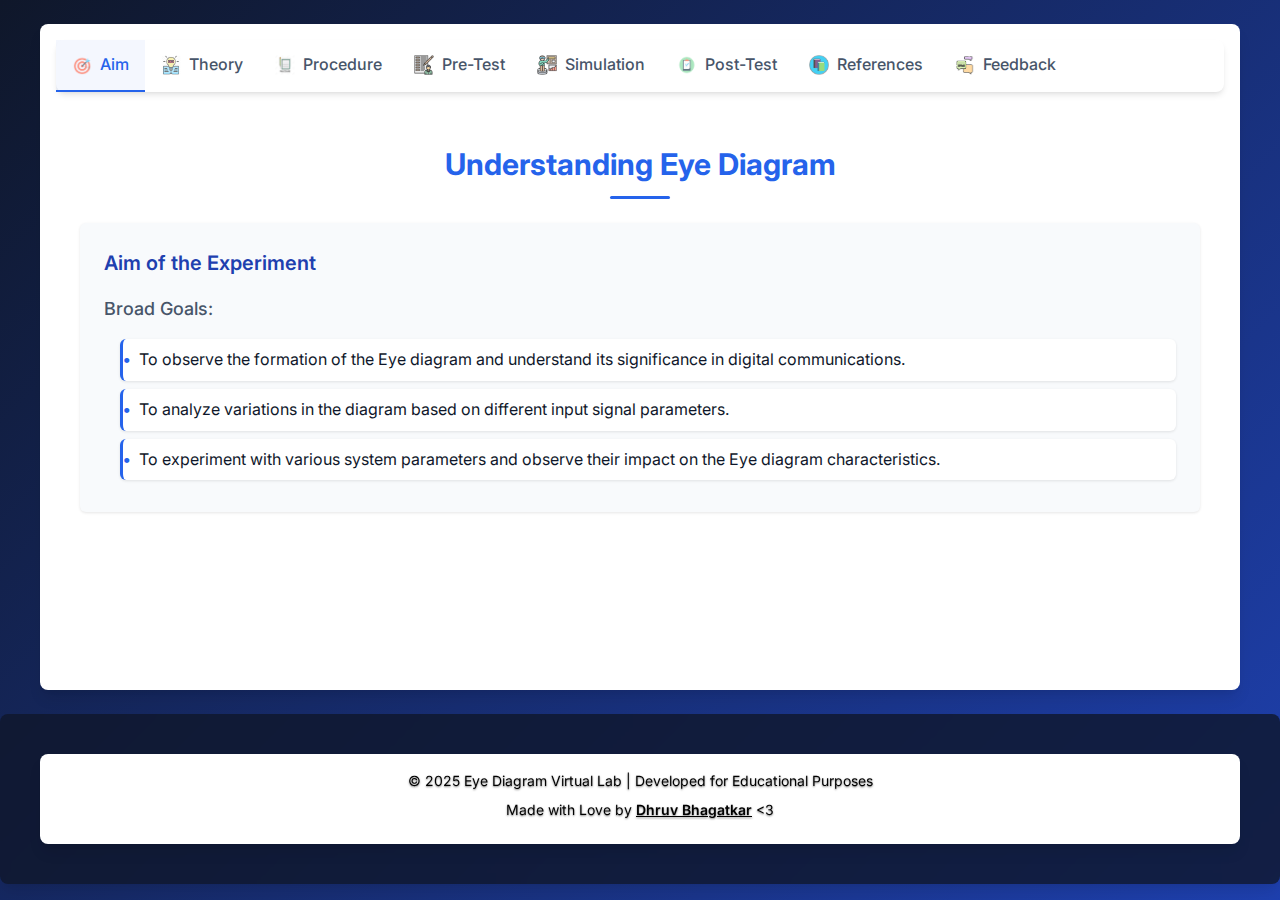
<file: index.html>
<!DOCTYPE html>
<html lang="en">
<head>
    <meta charset="utf-8">
    <meta name="viewport" content="width=device-width, initial-scale=1, shrink-to-fit=no">
    <title>Eye Diagram Virtual Lab - Aim</title>
    <link rel="stylesheet" type="text/css" href="unified.css">
    <link rel="preconnect" href="https://fonts.googleapis.com">
    <link rel="preconnect" href="https://fonts.gstatic.com" crossorigin>
    <link href="https://fonts.googleapis.com/css2?family=Inter:wght@300;400;500;600;700&display=swap" rel="stylesheet">
</head>
<body>
    <div class="container">
        <nav id="nav-placeholder">
            <ul>
                <li><a href="index.html" class="active"><img src="./images/aim.png" alt="Aim" /><span>Aim</span></a></li>
                <li><a href="theory_page/theory.html"><img src="images/theory.png" alt="Theory" /><span>Theory</span></a></li>
                <li><a href="procedure/procedure.html"><img src="images/Procedure.png" alt="Procedure" /><span>Procedure</span></a></li>
                <li><a href="quiz/index.html"><img src="images/pre-test.png" alt="Pre-Test" /><span>Pre-Test</span></a></li>
                <li><a href="#" onclick="alert('Complete Pre Test to perform Simulation')"><img src="images/simulation.png" alt="Simulation" /><span>Simulation</span></a></li>
                <li><a href="#" onclick="alert('Complete Simulation to access Post Test')"><img src="images/post-test.png" alt="Post-Test" /><span>Post-Test</span></a></li>
                <li><a href="references.html"><img src="images/references.png" alt="References" /><span>References</span></a></li>
                <li><a href="feedback.html"><img src="images/feedback.png" alt="Feedback" /><span>Feedback</span></a></li>
            </ul>
        </nav>

        <main id="whole_body">
            <h1 class="page-title">Understanding Eye Diagram</h1>
            
            <section class="content-section">
                <h3>Aim of the Experiment</h3>
                <h4>Broad Goals:</h4>
                <ul class="goal-list">
                    <li>To observe the formation of the Eye diagram and understand its significance in digital communications.</li>
                    <li>To analyze variations in the diagram based on different input signal parameters.</li>
                    <li>To experiment with various system parameters and observe their impact on the Eye diagram characteristics.</li>
                </ul>
            </section>
        </main>
    </div>

    <footer class="site-footer">
        <div class="container">
            <p>© 2025 Eye Diagram Virtual Lab | Developed for Educational Purposes</p>
            <p>Made with Love by <a href="https://in.linkedin.com/in/dhruv-bhagatkar-1b267995" target="_blank">Dhruv Bhagatkar</a> &lt;3</p>
        </div>
    </footer>
</body>
</html>
</file>
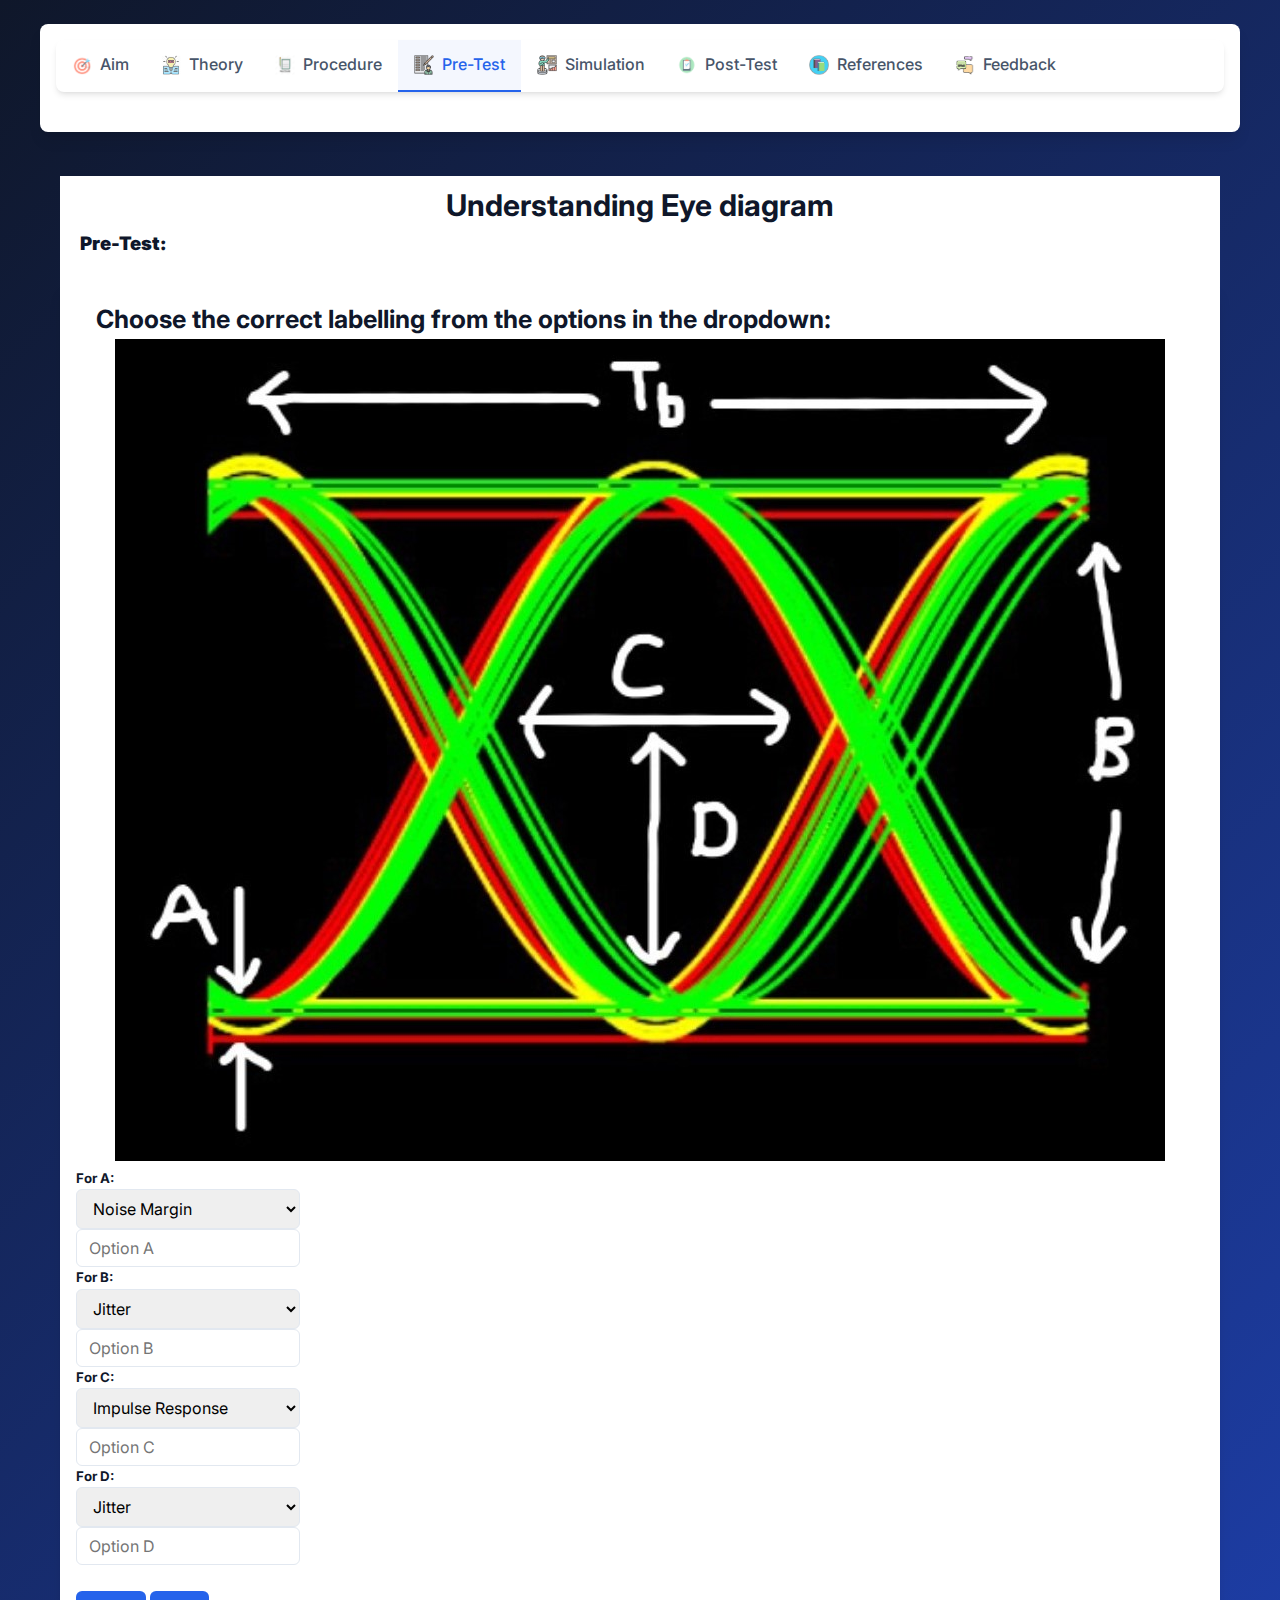
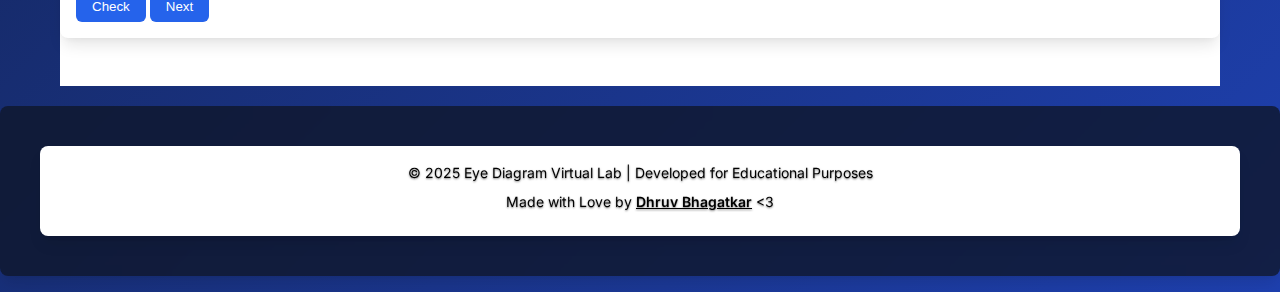
<file: quiz/index.html>
<!DOCTYPE html>
<html>

<head>
	<meta charset="utf-8">
	<meta name="viewport" content="width=device-width, initial-scale=1, shrink-to-fit=no">
	<title>Eye Diagram Virtual Lab - Pre-Test</title>
	<link rel="stylesheet" type="text/css" href="../unified.css">
	<link rel="preconnect" href="https://fonts.googleapis.com">
	<link rel="preconnect" href="https://fonts.gstatic.com" crossorigin>
	<link href="https://fonts.googleapis.com/css2?family=Inter:wght@300;400;500;600;700&display=swap" rel="stylesheet">
</head>

<body>
    <div class="container">
        <nav id="nav-placeholder">
            <ul>
                <li><a href="../index.html"><img src="../images/aim.png" alt="Aim" /><span>Aim</span></a></li>
                <li><a href="../theory_page/theory.html"><img src="../images/theory.png" alt="Theory" /><span>Theory</span></a></li>
                <li><a href="../procedure/procedure.html"><img src="../images/Procedure.png" alt="Procedure" /><span>Procedure</span></a></li>
                <li><a href="../quiz/index.html" class="active"><img src="../images/pre-test.png" alt="Pre-Test" /><span>Pre-Test</span></a></li>
                <li><a href="#" onclick="alert('Complete Pre Test to perform Simulation')"><img src="../images/simulation.png" alt="Simulation" /><span>Simulation</span></a></li>
                <li><a href="#" onclick="alert('Complete Simulation to access Post Test')"><img src="../images/post-test.png" alt="Post-Test" /><span>Post-Test</span></a></li>
                <li><a href="../references.html"><img src="../images/references.png" alt="References" /><span>References</span></a></li>
                <li><a href="../feedback.html"><img src="../images/feedback.png" alt="Feedback" /><span>Feedback</span></a></li>
            </ul>
        </nav>
    </div>
    
	<div id="whole_body" style=" background-color:white;position:relative; margin-left:auto; margin-right:auto; margin-top:20px;height:100%; width:1160px;margin-bottom: 20px;padding-bottom:1.5rem;">
		<div  style="font-size:30px; text-align:center;padding-top: 5px">
    		<b> Understanding Eye diagram </b>
    	</div>
	    <h3 style="display: block; margin-left: 20px;"><b>Pre-Test:</b></h3>
		    <div class="container" id="initial">
            <div class="row">
                <div class="col-12">
                    <h3 style="display: block; margin-left: 20px; font-size:25px;">Choose the correct labelling from the options in
                        the
                        dropdown:</h3>
                    <center><img src="images/pre_test_img.jpg" class="img
                            img-responsive img-diagram" />
                    </center>        
                </div>
            </div>
            <div class="row">
                <div class="col-12 col-md-3">
                    <h5>For A:</h5>
                    <div class="dropdown">
                        <select id="menu_A" class="form-control" style="width:14rem;"
                            onchange="valueChangeA()">
                            <option value="Noise Margin">Noise Margin</option>
                            <option value="Eye Width">Eye Width</option>
                            <option value="Jitter">Jitter</option>
                            <option value="Distortion">Distortion</option>
                        </select>
                    </div>
                    <div class="mt-2">
                        <input type="text" placeholder="Option A" id="A" style="width:14rem;">
                    </div>
                </div>
                <div class="col-12 col-md-3">
                    <h5>For B:</h5>
                    <div class="dropdown">
                        <select id="menu_B" class="form-control" style="width:14rem;"
                            onchange="valueChangeB()">
                            <option value="Jitter">Jitter</option>
                            <option value="Eye Width">Eye Width</option>
                            <option value="Extension Beyond Tb">Extension Beyond
                                Tb</option>
                            <option value="Noise Margin">Noise Margin</option>
                        </select>
                    </div>
                    <div class="mt-2">
                        <input type="text" placeholder="Option B" id="B" style="width:14rem;">
                    </div>
                </div>
                <div class="col-12 col-md-3">
                    <h5>For C:</h5>
                    <div class="dropdown">
                        <select id="menu_C" class="form-control" style="width:14rem;"
                            onchange="valueChangeC()">
                            <option value="Impulse Response">Impulse Response</option>
                            <option value="Eye Width">Eye Width</option>
                            <option value="Jitter">Jitter</option>
                            <option value="Extension Beyond Tb">Extension Beyond
                                Tb</option>
                        </select>
                    </div>
                    <div class="mt-2">
                        <input type="text" placeholder="Option C" id="C" style="width:14rem;">
                    </div>
                </div>
                <div class="col-12 col-md-3">
                    <h5>For D:</h5>
                    <div class="dropdown">
                        <select id="menu_D" class="form-control" style="width:14rem;"
                            onchange="valueChangeD()">
                            <option value="Jitter">Jitter</option>
                            <option value="Noise Margin">Noise Margin</option>
                            <option value="Impulse Response">Impulse Response</option>
                            <option value="Distortion">Distortion</option>
                        </select>
                    </div>
                    <div class="mt-2">
                        <input type="text" placeholder="Option D" id="D" style="width:14rem;">
                    </div>
                </div>
            </div>
            <br>
            <div class="row m-2">
                <div class="col-12 text-center">
                    <button type="button" class="btn btn-primary" 
                        onclick="checkAnswer()">Check
                    </button>
                    <button class="btn btn-primary" id="start-quiz" onclick="loadquiz()" >Next</button>
                </div>

            </div>
        </div>
		<div id="quiz body" style="position: relative;top: 20px;left: 20px;display: none; ">	
            <h3>Solve these questions</h3>
            <div id="quiz"></div>
            <div id="results"></div>
            <button id="submit" class="btn btn-primary">Check answers</button>
            <button id="secondbutton" class="btn btn-danger" style="display: none;">View Answers</button>
            <button type="submit" class="btn btn-warning mt-1" id="selectedAns" style="display: none; position: relative;">Download</button>
            <a class="btn btn-success mt-1" id="simulateButton" href="../simulator/simulation.html" role="button" style="display: none; position: relative;">Perform Simulation</a>
		</div>
	</div>

	<footer class="site-footer">
		<div class="container">
			<p>© 2025 Eye Diagram Virtual Lab | Developed for Educational Purposes</p>
			<p>Made with Love by <a href="https://in.linkedin.com/in/dhruv-bhagatkar-1b267995" target="_blank">Dhruv Bhagatkar</a> &lt;3</p>
		</div>
	</footer>

	<script src="main.js"></script>
	<script src="https://ajax.googleapis.com/ajax/libs/jquery/3.5.1/jquery.min.js"></script>
	</body>
</html>
</file>
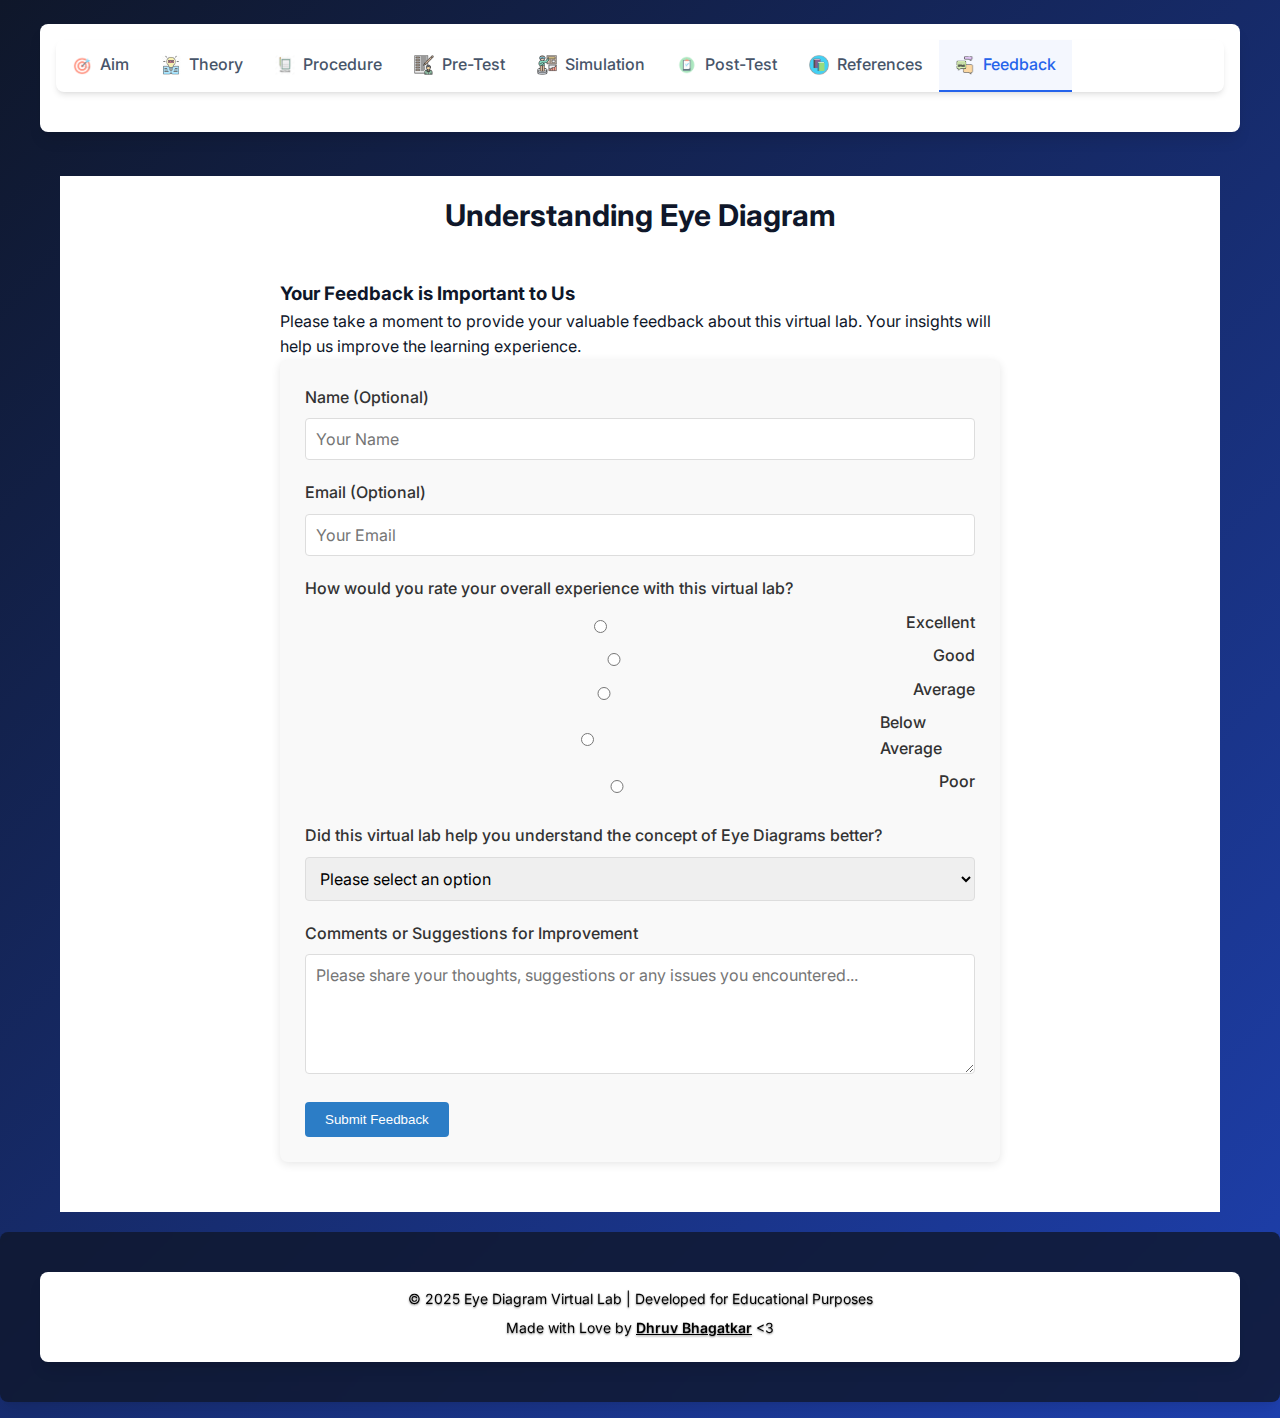
<file: feedback.html>
<!DOCTYPE html>
<html>
<head>
	<meta charset="utf-8">
    <meta name="viewport" content="width=device-width, initial-scale=1, shrink-to-fit=no">
    <title>Eye Diagram Virtual Lab - Feedback</title>
    <link rel="stylesheet" type="text/css" href="unified.css">
    <link rel="preconnect" href="https://fonts.googleapis.com">
    <link rel="preconnect" href="https://fonts.gstatic.com" crossorigin>
    <link href="https://fonts.googleapis.com/css2?family=Inter:wght@300;400;500;600;700&display=swap" rel="stylesheet">
    <style>
        .feedback-container {
            padding: 20px 40px;
            max-width: 800px;
            margin: 0 auto;
        }
        .feedback-form {
            background-color: #f9f9f9;
            padding: 25px;
            border-radius: 8px;
            box-shadow: 0 2px 10px rgba(0,0,0,0.1);
        }
        .form-group {
            margin-bottom: 20px;
        }
        .form-group label {
            display: block;
            margin-bottom: 8px;
            font-weight: 500;
            color: #333;
        }
        .form-control {
            width: 100%;
            padding: 10px;
            border: 1px solid #ddd;
            border-radius: 4px;
            font-family: 'Inter', sans-serif;
        }
        textarea.form-control {
            min-height: 120px;
            resize: vertical;
        }
        .form-rating {
            display: flex;
            flex-direction: row;
            align-items: center;
        }
        .form-rating input {
            margin-right: 10px;
        }
        .btn-submit {
            background-color: #2c7dc6;
            color: white;
            border: none;
            padding: 10px 20px;
            border-radius: 4px;
            cursor: pointer;
            font-weight: 500;
            transition: background-color 0.3s;
        }
        .btn-submit:hover {
            background-color: #1a5a94;
        }
    </style>
</head>
<body>
    <div class="container">
        <nav id="nav-placeholder">
            <ul>
                <li><a href="index.html"><img src="./images/aim.png" alt="Aim" /><span>Aim</span></a></li>
                <li><a href="theory_page/theory.html"><img src="images/theory.png" alt="Theory" /><span>Theory</span></a></li>
                <li><a href="procedure/procedure.html"><img src="images/Procedure.png" alt="Procedure" /><span>Procedure</span></a></li>
                <li><a href="quiz/index.html"><img src="images/pre-test.png" alt="Pre-Test" /><span>Pre-Test</span></a></li>
                <li><a href="#" onclick="alert('Complete Pre Test to perform Simulation')"><img src="images/simulation.png" alt="Simulation" /><span>Simulation</span></a></li>
                <li><a href="#" onclick="alert('Complete Simulation to access Post Test')"><img src="images/post-test.png" alt="Post-Test" /><span>Post-Test</span></a></li>
                <li><a href="references.html"><img src="images/references.png" alt="References" /><span>References</span></a></li>
                <li><a href="feedback.html" class="active"><img src="images/feedback.png" alt="Feedback" /><span>Feedback</span></a></li>
            </ul>
        </nav>
    </div>

    <div id="whole_body" style="background-color:white; position:relative; margin-left:auto; margin-right:auto; margin-top:20px; width:1160px; margin-bottom:20px; min-height:600px; padding-bottom:30px;">
        <div style="font-size:30px; text-align:center; padding-top:15px; margin-bottom:20px;">
            <b>Understanding Eye Diagram</b>
        </div>
        
        <div class="feedback-container">
            <h3>Your Feedback is Important to Us</h3>
            <p>Please take a moment to provide your valuable feedback about this virtual lab. Your insights will help us improve the learning experience.</p>
            
            <div class="feedback-form">
                <form id="userFeedbackForm">
                    <div class="form-group">
                        <label for="name">Name (Optional)</label>
                        <input type="text" class="form-control" id="name" placeholder="Your Name">
                    </div>
                    
                    <div class="form-group">
                        <label for="email">Email (Optional)</label>
                        <input type="email" class="form-control" id="email" placeholder="Your Email">
                    </div>
                    
                    <div class="form-group">
                        <label>How would you rate your overall experience with this virtual lab?</label>
                        <div class="form-rating">
                            <input type="radio" id="rating5" name="rating" value="5"><label for="rating5">Excellent</label>
                        </div>
                        <div class="form-rating">
                            <input type="radio" id="rating4" name="rating" value="4"><label for="rating4">Good</label>
                        </div>
                        <div class="form-rating">
                            <input type="radio" id="rating3" name="rating" value="3"><label for="rating3">Average</label>
                        </div>
                        <div class="form-rating">
                            <input type="radio" id="rating2" name="rating" value="2"><label for="rating2">Below Average</label>
                        </div>
                        <div class="form-rating">
                            <input type="radio" id="rating1" name="rating" value="1"><label for="rating1">Poor</label>
                        </div>
                    </div>
                    
                    <div class="form-group">
                        <label for="understanding">Did this virtual lab help you understand the concept of Eye Diagrams better?</label>
                        <select class="form-control" id="understanding">
                            <option value="">Please select an option</option>
                            <option value="yes">Yes, definitely</option>
                            <option value="somewhat">Somewhat</option>
                            <option value="no">Not really</option>
                        </select>
                    </div>
                    
                    <div class="form-group">
                        <label for="comments">Comments or Suggestions for Improvement</label>
                        <textarea class="form-control" id="comments" placeholder="Please share your thoughts, suggestions or any issues you encountered..."></textarea>
                    </div>
                    
                    <button type="submit" class="btn-submit">Submit Feedback</button>
                </form>
            </div>
        </div>
    </div>

    <footer class="site-footer">
        <div class="container">
            <p>© 2025 Eye Diagram Virtual Lab | Developed for Educational Purposes</p>
            <p>Made with Love by <a href="https://in.linkedin.com/in/dhruv-bhagatkar-1b267995" target="_blank">Dhruv Bhagatkar</a> &lt;3</p>
        </div>
    </footer>

    <script>
        document.getElementById('userFeedbackForm').addEventListener('submit', function(e) {
            e.preventDefault();
            alert('Thank you for your feedback! Your input helps us improve the learning experience.');
            this.reset();
        });
    </script>
</body>
</html>
</file>
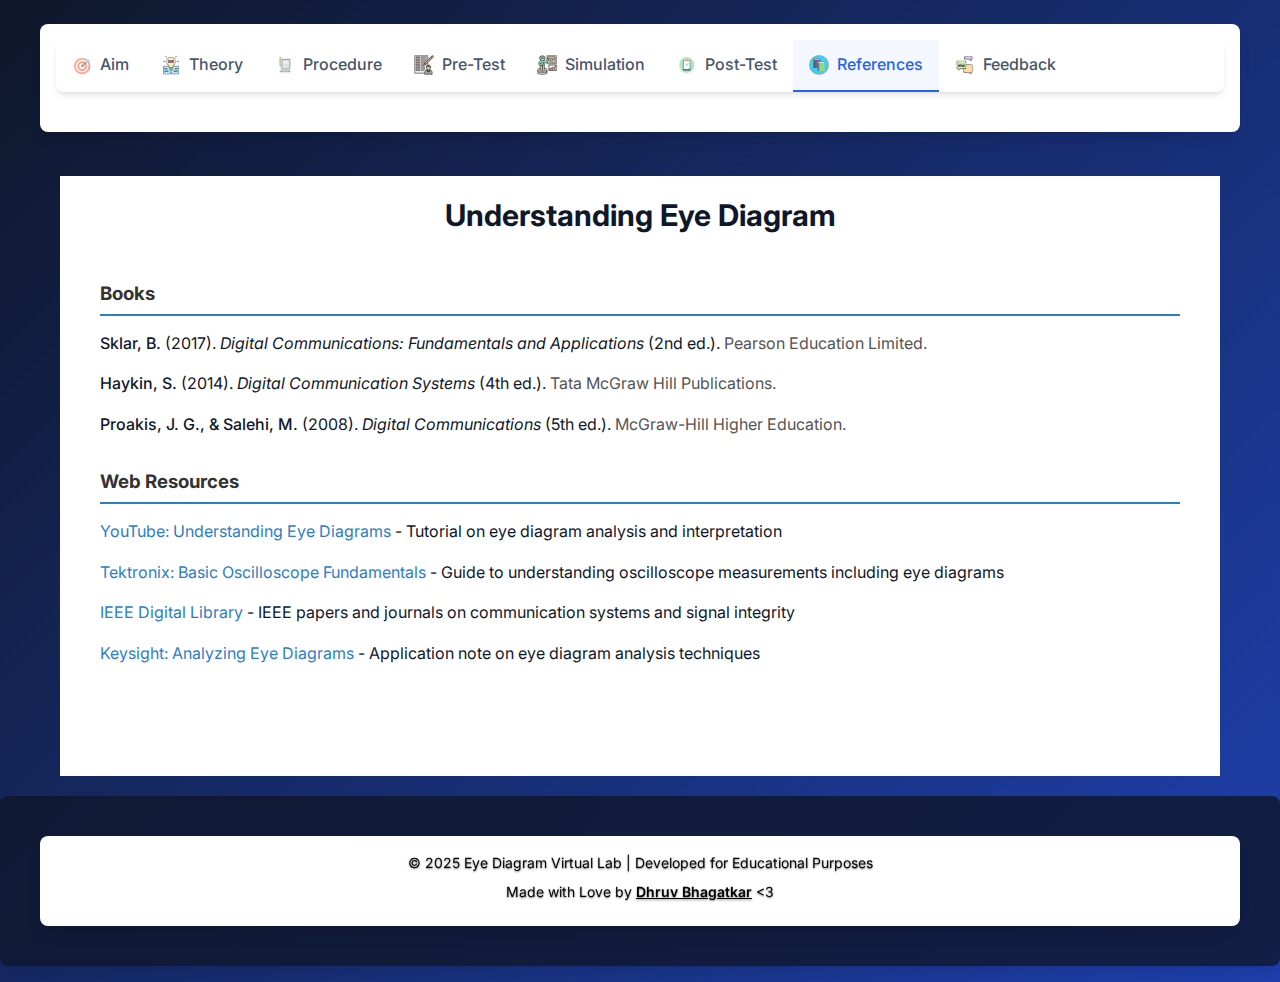
<file: references.html>
<!DOCTYPE html>
<html>
<head>
	<meta charset="utf-8">
    <meta name="viewport" content="width=device-width, initial-scale=1, shrink-to-fit=no">
    <title>Eye Diagram Virtual Lab - References</title>
    <link rel="stylesheet" type="text/css" href="unified.css">
    <link rel="preconnect" href="https://fonts.googleapis.com">
    <link rel="preconnect" href="https://fonts.gstatic.com" crossorigin>
    <link href="https://fonts.googleapis.com/css2?family=Inter:wght@300;400;500;600;700&display=swap" rel="stylesheet">
    <style>
        .references-container {
            padding: 20px 40px;
        }
        .references-section {
            margin-bottom: 30px;
        }
        .references-section h3 {
            color: #333;
            border-bottom: 2px solid #2c7dc6;
            padding-bottom: 5px;
            margin-bottom: 15px;
        }
        .reference-item {
            margin-bottom: 15px;
            line-height: 1.6;
        }
        .reference-link {
            color: #2c7dc6;
            text-decoration: none;
            transition: color 0.3s;
        }
        .reference-link:hover {
            color: #1a5a94;
            text-decoration: underline;
        }
        .reference-author {
            font-weight: 500;
        }
        .reference-title {
            font-style: italic;
        }
        .reference-publisher {
            color: #555;
        }
    </style>
</head>
<body>
    <div class="container">
        <nav id="nav-placeholder">
            <ul>
                <li><a href="index.html"><img src="./images/aim.png" alt="Aim" /><span>Aim</span></a></li>
                <li><a href="theory_page/theory.html"><img src="images/theory.png" alt="Theory" /><span>Theory</span></a></li>
                <li><a href="procedure/procedure.html"><img src="images/Procedure.png" alt="Procedure" /><span>Procedure</span></a></li>
                <li><a href="quiz/index.html"><img src="images/pre-test.png" alt="Pre-Test" /><span>Pre-Test</span></a></li>
                <li><a href="#" onclick="alert('Complete Pre Test to perform Simulation')"><img src="images/simulation.png" alt="Simulation" /><span>Simulation</span></a></li>
                <li><a href="#" onclick="alert('Complete Simulation to access Post Test')"><img src="images/post-test.png" alt="Post-Test" /><span>Post-Test</span></a></li>
                <li><a href="references.html" class="active"><img src="images/references.png" alt="References" /><span>References</span></a></li>
                <li><a href="feedback.html"><img src="images/feedback.png" alt="Feedback" /><span>Feedback</span></a></li>
            </ul>
        </nav>
    </div>

    <div id="whole_body" style="background-color:white; position:relative; margin-left:auto; margin-right:auto; margin-top:20px; width:1160px; margin-bottom:20px; min-height:600px; padding-bottom:30px;">
        <div style="font-size:30px; text-align:center; padding-top:15px; margin-bottom:20px;">
            <b>Understanding Eye Diagram</b>
        </div>
        
        <div class="references-container">
            <div class="references-section">
                <h3>Books</h3>
                <div class="reference-item">
                    <p><span class="reference-author">Sklar, B.</span> (2017). <span class="reference-title">Digital Communications: Fundamentals and Applications</span> (2nd ed.). <span class="reference-publisher">Pearson Education Limited.</span></p>
                </div>
                <div class="reference-item">
                    <p><span class="reference-author">Haykin, S.</span> (2014). <span class="reference-title">Digital Communication Systems</span> (4th ed.). <span class="reference-publisher">Tata McGraw Hill Publications.</span></p>
                </div>
                <div class="reference-item">
                    <p><span class="reference-author">Proakis, J. G., & Salehi, M.</span> (2008). <span class="reference-title">Digital Communications</span> (5th ed.). <span class="reference-publisher">McGraw-Hill Higher Education.</span></p>
                </div>
            </div>
            
            <div class="references-section">
                <h3>Web Resources</h3>
                <div class="reference-item">
                    <p><a href="https://youtu.be/WAwuzsIUrN4" target="_blank" class="reference-link">YouTube: Understanding Eye Diagrams</a> - Tutorial on eye diagram analysis and interpretation</p>
                </div>
                <div class="reference-item">
                    <p><a href="https://www.tek.com/en/documents/primer/basic-oscilloscope-fundamentals" target="_blank" class="reference-link">Tektronix: Basic Oscilloscope Fundamentals</a> - Guide to understanding oscilloscope measurements including eye diagrams</p>
                </div>
                <div class="reference-item">
                    <p><a href="https://www.ieee.org" target="_blank" class="reference-link">IEEE Digital Library</a> - IEEE papers and journals on communication systems and signal integrity</p>
                </div>
                <div class="reference-item">
                    <p><a href="https://www.keysight.com/us/en/assets/7018-01358/application-notes/5989-2589.pdf" target="_blank" class="reference-link">Keysight: Analyzing Eye Diagrams</a> - Application note on eye diagram analysis techniques</p>
                </div>
            </div>
        </div>
    </div>

    <footer class="site-footer">
        <div class="container">
            <p>© 2025 Eye Diagram Virtual Lab | Developed for Educational Purposes</p>
            <p>Made with Love by <a href="https://in.linkedin.com/in/dhruv-bhagatkar-1b267995" target="_blank">Dhruv Bhagatkar</a> &lt;3</p>
        </div>
    </footer>
</body>
</html>
</file>
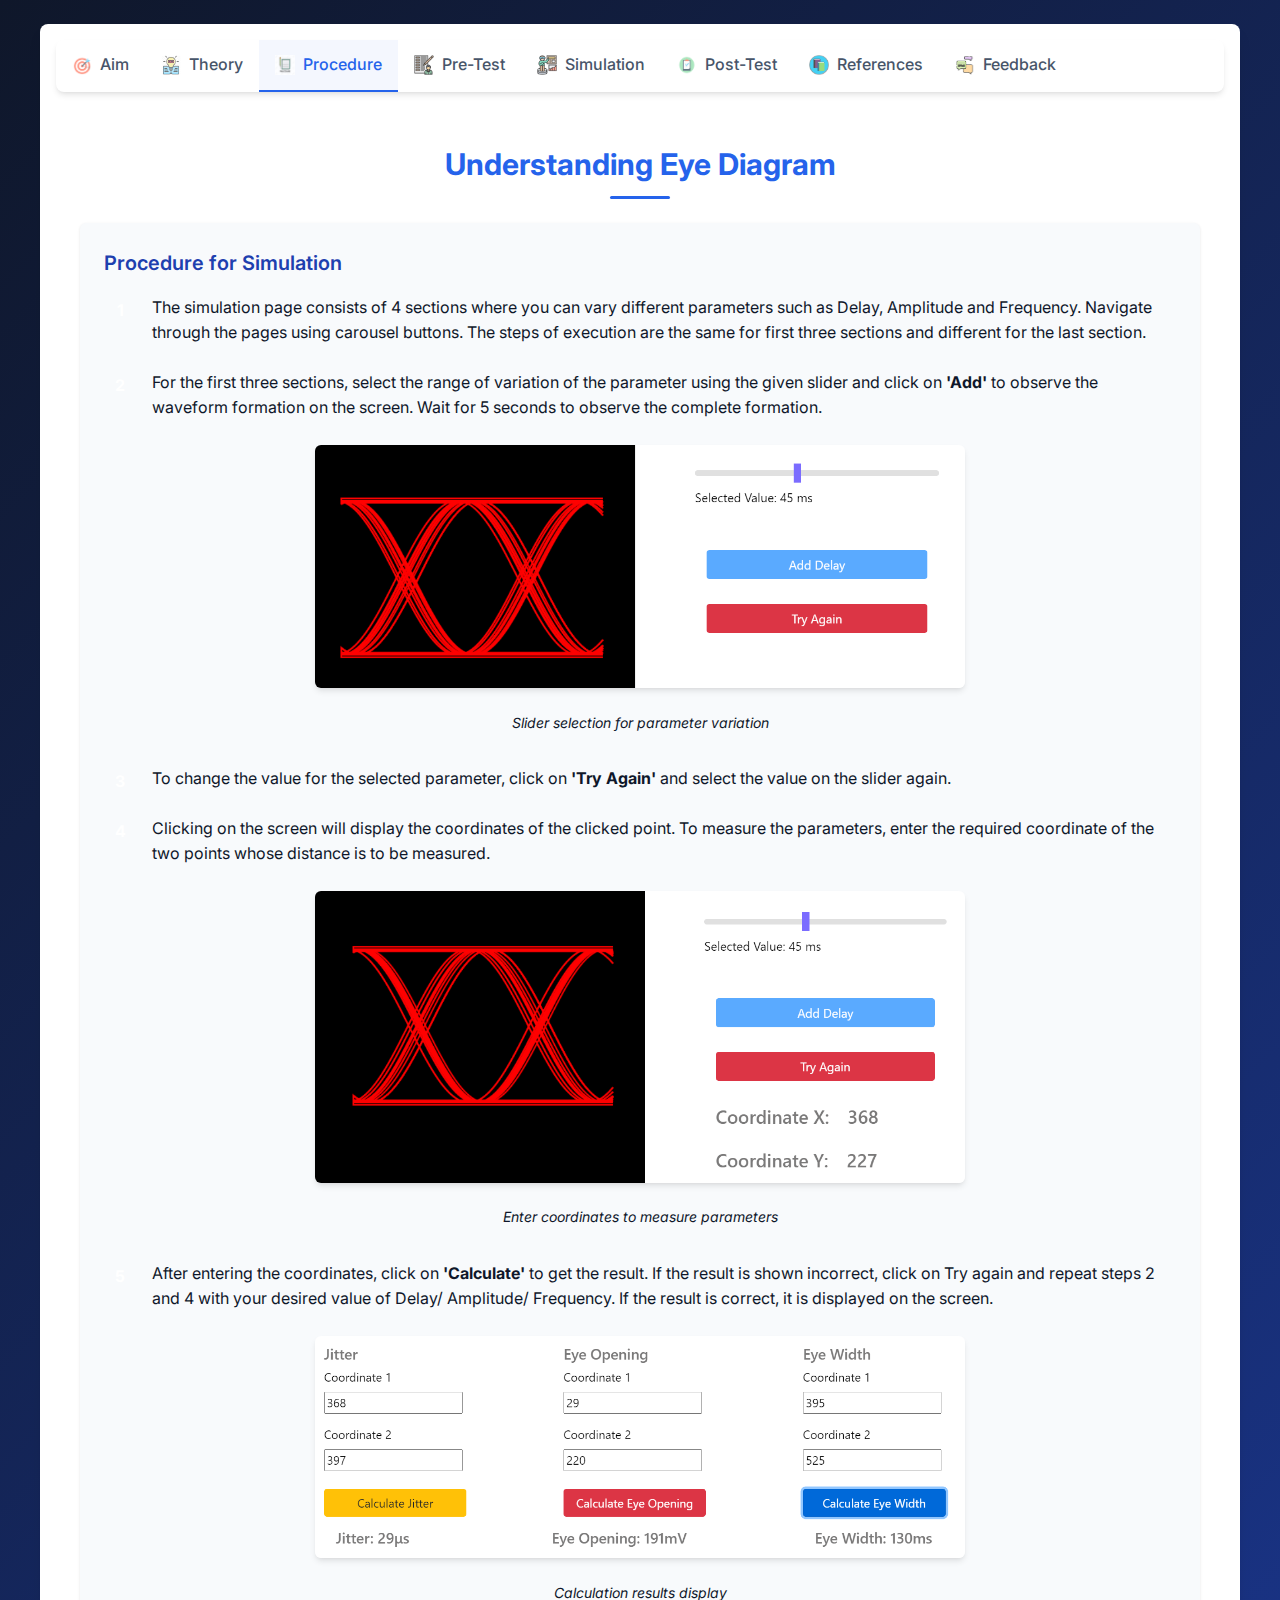
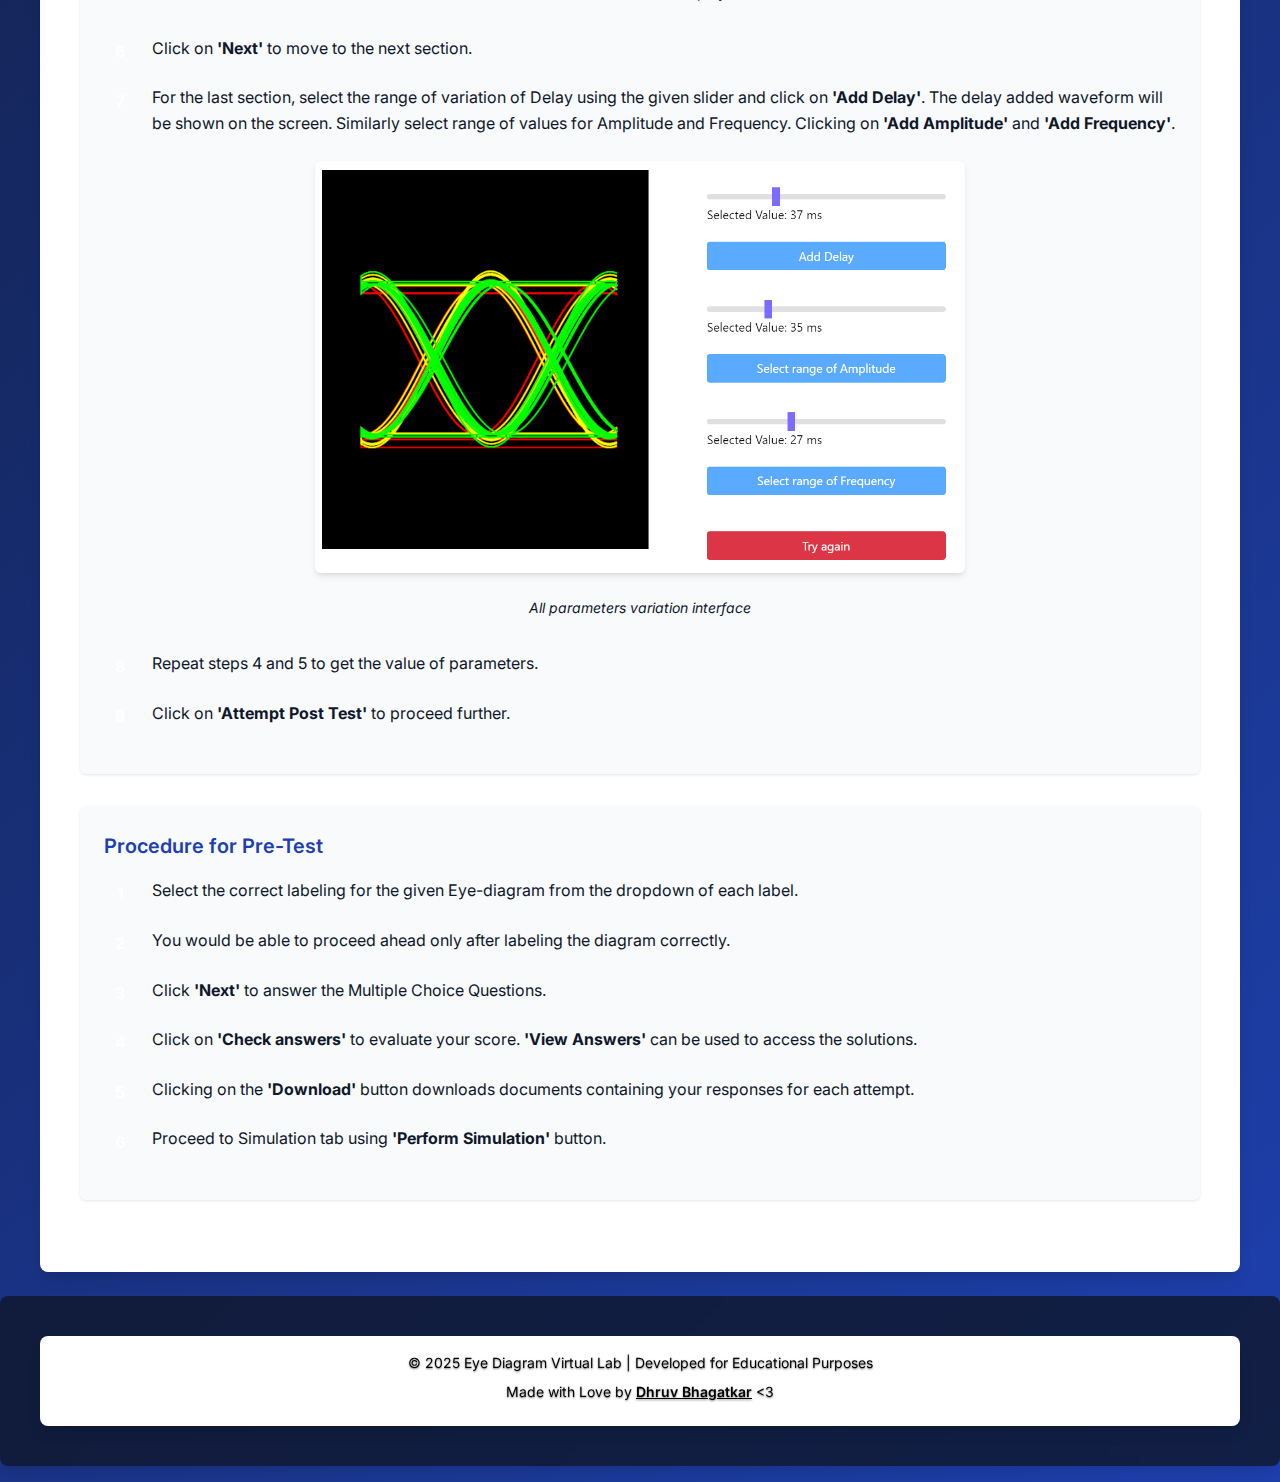
<file: procedure/procedure.html>
<!DOCTYPE html>
<html lang="en">
<head>
    <meta charset="utf-8">
    <meta name="viewport" content="width=device-width, initial-scale=1, shrink-to-fit=no">
    <title>Eye Diagram Virtual Lab - Procedure</title>
    <link rel="stylesheet" type="text/css" href="../unified.css">
    <link rel="preconnect" href="https://fonts.googleapis.com">
    <link rel="preconnect" href="https://fonts.gstatic.com" crossorigin>
    <link href="https://fonts.googleapis.com/css2?family=Inter:wght@300;400;500;600;700&display=swap" rel="stylesheet">
</head>
<body>
    <div class="container">
        <nav id="nav-placeholder">
            <ul>
                <li><a href="../index.html"><img src="../images/aim.png" alt="Aim" /><span>Aim</span></a></li>
                <li><a href="../theory_page/theory.html"><img src="../images/theory.png" alt="Theory" /><span>Theory</span></a></li>
                <li><a href="../procedure/procedure.html" class="active"><img src="../images/Procedure.png" alt="Procedure" /><span>Procedure</span></a></li>
                <li><a href="../quiz/index.html"><img src="../images/pre-test.png" alt="Pre-Test" /><span>Pre-Test</span></a></li>
                <li><a href="#" onclick="alert('Complete Pre Test to perform Simulation')"><img src="../images/simulation.png" alt="Simulation" /><span>Simulation</span></a></li>
                <li><a href="#" onclick="alert('Complete Simulation to access Post Test')"><img src="../images/post-test.png" alt="Post-Test" /><span>Post-Test</span></a></li>
                <li><a href="../references.html"><img src="../images/references.png" alt="References" /><span>References</span></a></li>
                <li><a href="../feedback.html"><img src="../images/feedback.png" alt="Feedback" /><span>Feedback</span></a></li>
            </ul>
        </nav>

        <main id="whole_body">
            <h1 class="page-title">Understanding Eye Diagram</h1>
            
            <section class="content-section">
                <h3>Procedure for Simulation</h3>
                <ol class="procedure-steps">
                    <li>The simulation page consists of 4 sections where you can vary different parameters such as Delay, Amplitude and Frequency. Navigate through the pages using carousel buttons. The steps of execution are the same for first three sections and different for the last section.</li>
                    
                    <li>For the first three sections, select the range of variation of the parameter using the given slider and click on <b>'Add'</b> to observe the waveform formation on the screen. Wait for 5 seconds to observe the complete formation.</li>
                    
                    <div class="img-container">
                        <img src="p1.png" alt="Slider selection for parameter variation" class="procedure-img">
                        <p class="img-caption">Slider selection for parameter variation</p>
                    </div>
                    
                    <li>To change the value for the selected parameter, click on <b>'Try Again'</b> and select the value on the slider again.</li>
                    
                    <li>Clicking on the screen will display the coordinates of the clicked point. To measure the parameters, enter the required coordinate of the two points whose distance is to be measured.</li>
                    
                    <div class="img-container">
                        <img src="p2.png" alt="Enter coordinates to measure parameters" class="procedure-img">
                        <p class="img-caption">Enter coordinates to measure parameters</p>
                    </div>
                    
                    <li>After entering the coordinates, click on <b>'Calculate'</b> to get the result. If the result is shown incorrect, click on Try again and repeat steps 2 and 4 with your desired value of Delay/ Amplitude/ Frequency. If the result is correct, it is displayed on the screen.</li>
                    
                    <div class="img-container">
                        <img src="p3.png" alt="Calculation results display" class="procedure-img">
                        <p class="img-caption">Calculation results display</p>
                    </div>
                    
                    <li>Click on <b>'Next'</b> to move to the next section.</li>
                    
                    <li>For the last section, select the range of variation of Delay using the given slider and click on <b>'Add Delay'</b>. The delay added waveform will be shown on the screen. Similarly select range of values for Amplitude and Frequency. Clicking on <b>'Add Amplitude'</b> and <b>'Add Frequency'</b>.</li>
                    
                    <div class="img-container">
                        <img src="p4.png" alt="All parameters variation interface" class="procedure-img">
                        <p class="img-caption">All parameters variation interface</p>
                    </div>
                    
                    <li>Repeat steps 4 and 5 to get the value of parameters.</li>
                    
                    <li>Click on <b>'Attempt Post Test'</b> to proceed further.</li>
                </ol>
            </section>

            <section class="content-section">
                <h3>Procedure for Pre-Test</h3>
                <ol class="procedure-steps">
                    <li>Select the correct labeling for the given Eye-diagram from the dropdown of each label.</li>
                    
                    <li>You would be able to proceed ahead only after labeling the diagram correctly.</li>
                    
                    <li>Click <b>'Next'</b> to answer the Multiple Choice Questions.</li>
                    
                    <li>Click on <b>'Check answers'</b> to evaluate your score. <b>'View Answers'</b> can be used to access the solutions.</li>
                    
                    <li>Clicking on the <b>'Download'</b> button downloads documents containing your responses for each attempt.</li>
                    
                    <li>Proceed to Simulation tab using <b>'Perform Simulation'</b> button.</li>
                </ol>
            </section>
        </main>
    </div>

    <footer class="site-footer">
        <div class="container">
            <p>© 2025 Eye Diagram Virtual Lab | Developed for Educational Purposes</p>
            <p>Made with Love by <a href="https://in.linkedin.com/in/dhruv-bhagatkar-1b267995" target="_blank">Dhruv Bhagatkar</a> &lt;3</p>
        </div>
    </footer>
</body>
</html>
</file>
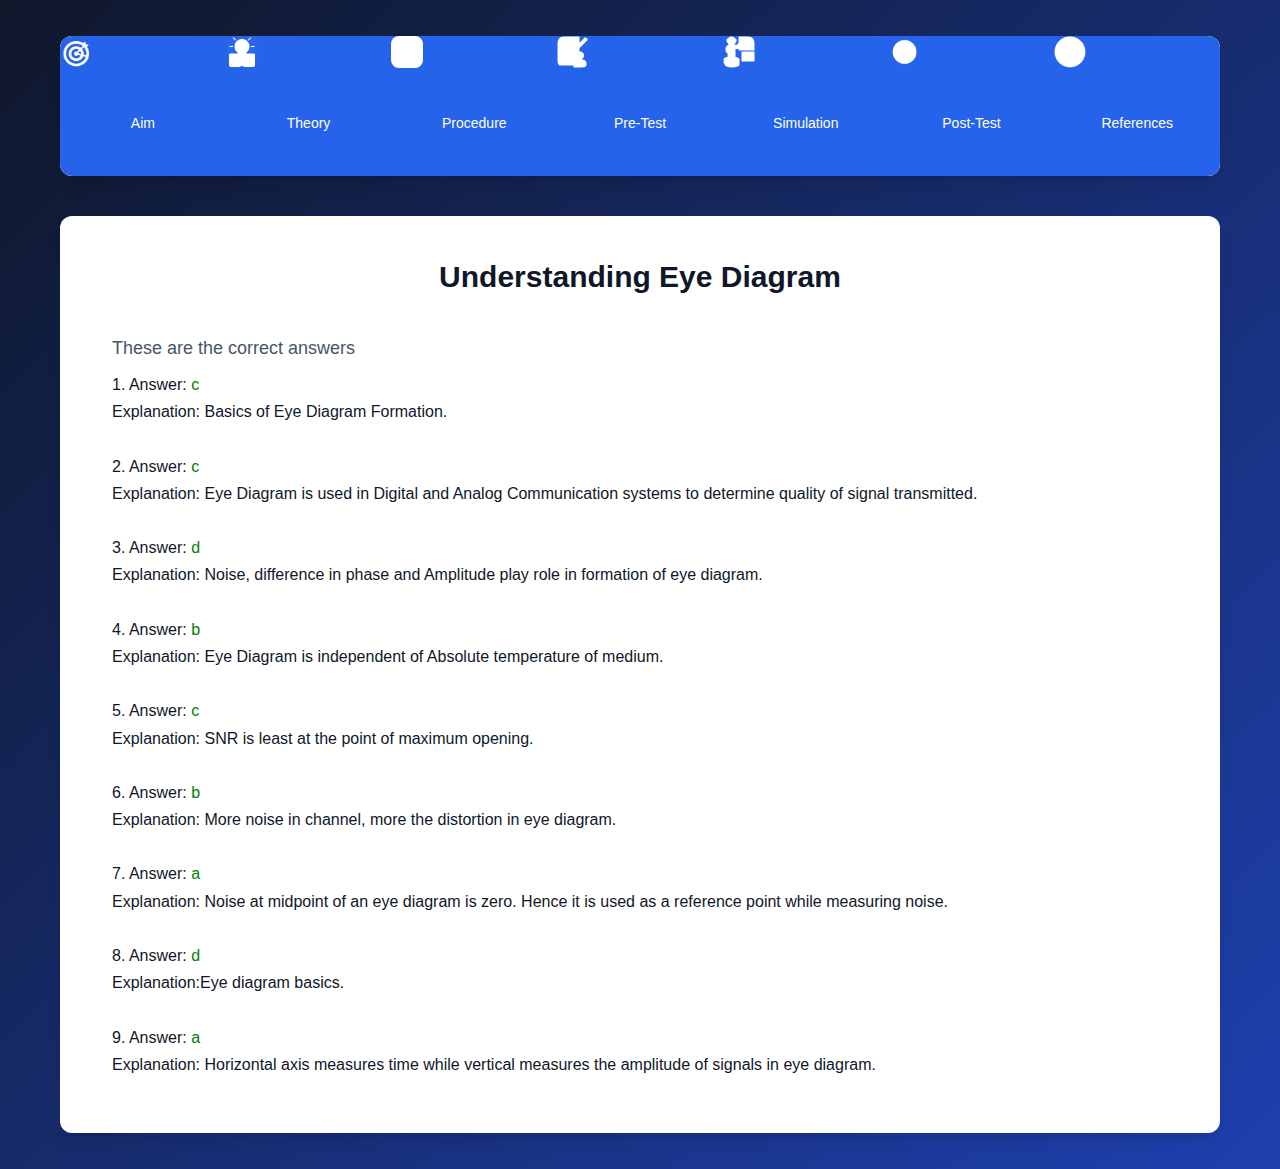
<file: quiz/answers.html>
<!DOCTYPE html>
<html>
<head>
	<title>Answers</title>
	<link rel="stylesheet" type="text/css" href="style.css">
	<link rel="stylesheet" type="text/css" href="../maincss.css">
	<meta charset="utf-8">
</head>
<body bgcolor="#000066">

	<div id="nav-placeholder" style="background-color:white;position:relative; margin-left:auto; margin-right:auto; margin-top:20px;height:100%; width:1160px;margin-bottom: 20px">
  	<ul>
  	  <li ><img src="../images/aim.png" alt="Theory" height="90px" class="active" width="100px"><a  href="../index.html">Aim</a></li>
	  <li ><img src="../images/theory.png" alt="Theory" height="90px"  width="100px"><a  href="../theory_page/theory.html">Theory</a></li>
	  <li><img src="../images/Procedure.png" alt="Theory" height="90px" width="100px"><a href="../procedure/procedure.html">Procedure</a></li>
	  <li><img src="../images/pre-test.png" alt="Theory" height="90px" width="100px"><a href="../quiz/index.html">Pre-Test</a></li>
	  <li><img src="../images/simulation.png" alt="Theory" height="90px" width="100px"><a href="../simulator/sine.html">Simulation</a></li>
	  <li><img src="../images/post-test.png" alt="Theory" height="90px" width="100px"><a href="../quiz/postTest.html">Post-Test</a></li>
	  <li><img src="../images/references.png" alt="Theory" height="90px" width="100px"><a href="../references.html">References</a></li>
	</ul>
  		
  	</div>

	<div id="whole_body" style=" background-color:white;position:relative; margin-left:auto; margin-right:auto; margin-top:20px;height:900px; width:1160px;margin-bottom: 20px">
		<div style="font-size:30px; text-align:center;padding-top: 5px">
    		<b> Understanding Eye Diagram </b>
    	</div>
	<h4 style="position: relative;top: 20px;left: 20px">
		These are the correct answers
	</h4>
	<P style="position: relative;top: 20px;left: 20px;right: 20px">
		1. Answer: <span style="color:green">c</span><br>
		Explanation: Basics of Eye Diagram Formation.<br>
        <br>
		2. Answer: <span style="color:green">c</span><br>
		Explanation: Eye Diagram is used in Digital and Analog Communication systems to determine quality of signal transmitted.<br>
        <br>
		3. Answer: <span style="color:green">d</span><br>
		Explanation: Noise, difference in phase and Amplitude play role in formation of eye diagram.<br>
        <br>
		4. Answer: <span style="color:green">b</span><br>
		Explanation: Eye Diagram is independent of Absolute temperature of medium.<br><br>
		5. Answer: <span style="color:green">c</span><br>
		Explanation: SNR is least at the point of maximum opening.<br><br>
		6. Answer: <span style="color:green">b</span><br>
		Explanation: More noise in channel, more the distortion in eye diagram.<br><br>
		7. Answer: <span style="color:green">a</span><br>
		Explanation: Noise at midpoint of an eye diagram is zero. Hence it is used as a reference point while measuring noise.<br><br>
	<!--	8. Answer: b<br>
		Explanation: Generation of eye diagram is done in an oscilloscope using sawtooth waves.<br> -->
		8. Answer: <span style="color:green">d</span><br>
		Explanation:Eye diagram basics.<br><br>
		9. Answer: <span style="color:green">a</span><br>
		Explanation: Horizontal axis measures time while vertical measures the amplitude of signals in eye diagram.<br><br>
	</P>
</div>

</body>
</html>
</file>
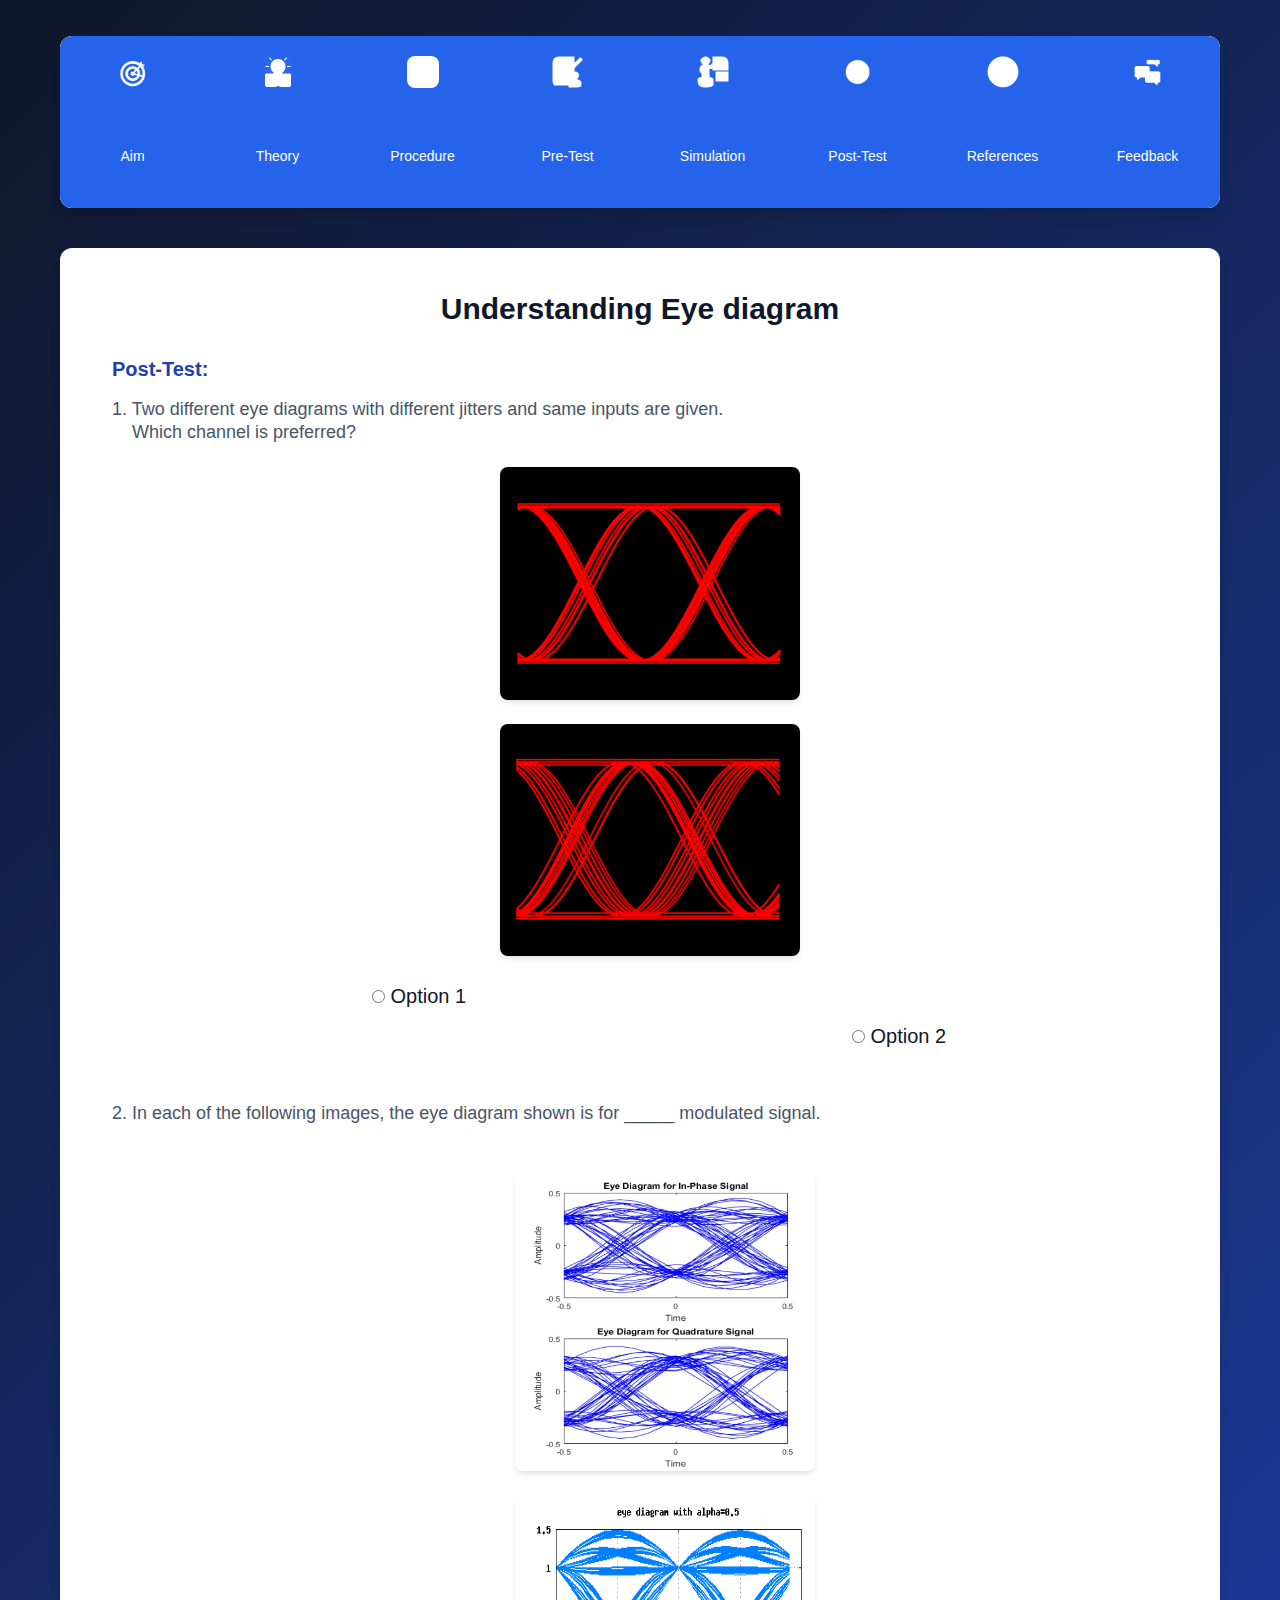
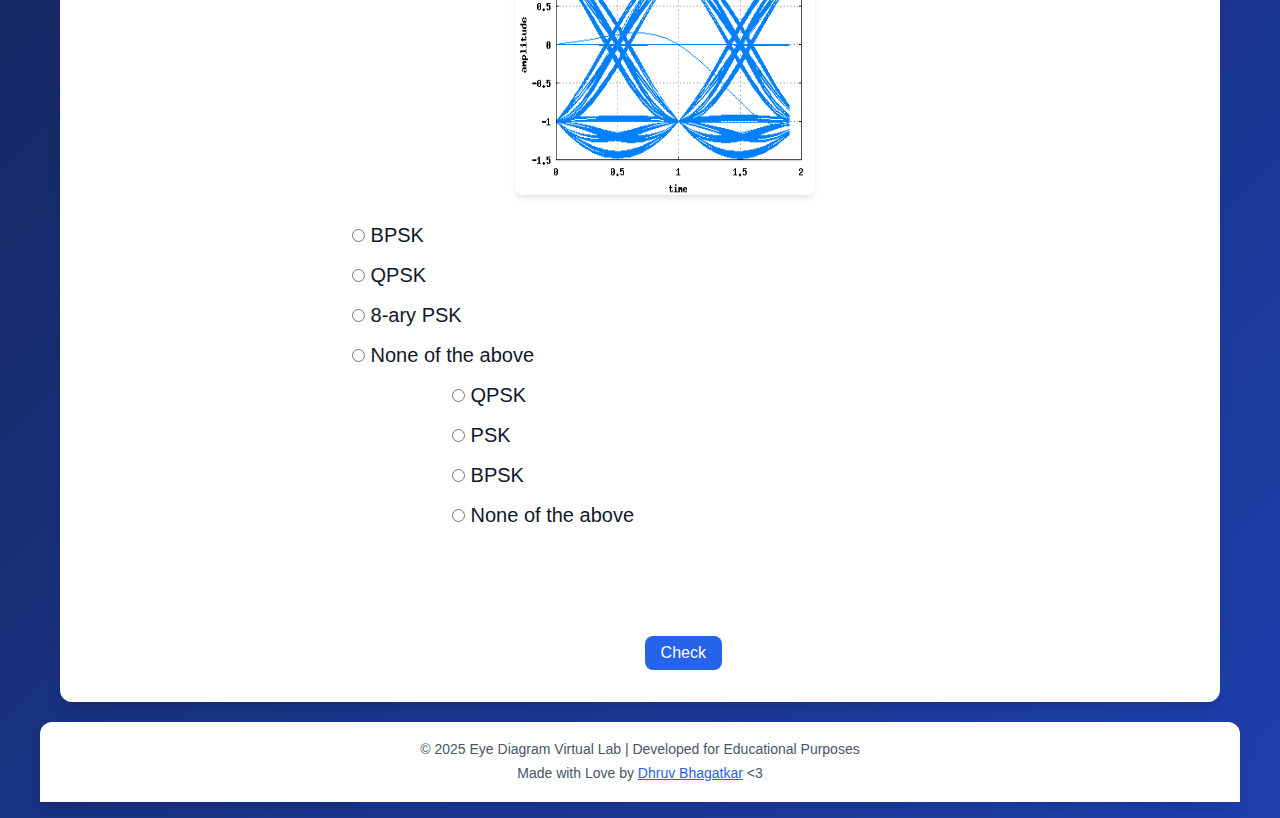
<file: quiz/postTest.html>
<!DOCTYPE html>
<html>

<head>
	<meta charset="utf-8">
	<meta name="viewport" content="width=device-width, initial-scale=1, shrink-to-fit=no">
	<title>Post-Test</title>
	<link rel="stylesheet" type="text/css" href="../maincss.css">
    <link rel="stylesheet" type="text/css" href="style.css">
  <!-- Bootstrap CSS -->
	<link rel="stylesheet" href="https://stackpath.bootstrapcdn.com/bootstrap/4.5.0/css/bootstrap.min.css" integrity="sha384-9aIt2nRpC12Uk9gS9baDl411NQApFmC26EwAOH8WgZl5MYYxFfc+NcPb1dKGj7Sk"
	 crossorigin="anonymous">
</head>

<body bgcolor="#000066">
	<div id="nav-placeholder" style="background-color:white; position:relative; margin-left:auto; margin-right:auto; margin-top:20px;height:100%; width:1160px;margin-bottom: 20px">
		<ul>
			<li><a href="../index.html"><img src="../images/aim.png" alt="Theory" height="90px" class="active" width="100px"></a><a  href="../index.html">Aim</a></li>
	  <li ><a  href="../theory_page/theory.html"><img src="../images/theory.png" alt="Theory" height="90px"  width="100px"></a><a  href="../theory_page/theory.html">Theory</a></li>
	  <li><a href="../procedure/procedure.html"><img src="../images/Procedure.png" alt="Theory" height="90px" width="100px"></a><a href="../procedure/procedure.html">Procedure</a></li>
	  <li><a href="../quiz/index.html"><img src="../images/pre-test.png" alt="Theory" height="90px" width="100px"></a><a href="../quiz/index.html">Pre-Test</a></li>
	  <li><a href="../simulator/simulation.html"><img src="../images/simulation.png" alt="Theory" height="90px" width="100px"></a><a href="../simulator/sine.html">Simulation</a></li>
	  <li><a href="postTest.html"><img src="../images/post-test.png" alt="Theory" height="90px" width="100px"></a><a href="#">Post-Test</a></li>
	  <li><a href="../references.html"><img src="../images/references.png" alt="Theory" height="90px" width="100px"></a><a href="../references.html">References</a></li>
    <li><a href="../feedback.html"><img src="../images/feedback.png" alt="Theory" height="90px" width="100px"></a><a href="../feedback.html">Feedback</a></li>
	</ul>
  		
  	</div>

  	<div id="whole_body" style=" background-color:white;position:relative; margin-left:auto; margin-right:auto; margin-top:20px;height:1170px; width:1160px;margin-bottom: 20px">
	  	<div style="font-size:30px; text-align:center;padding-top: 5px">
    		<b> Understanding Eye diagram </b>
    	</div>
	    
        <h3 style="display: block; margin-left: 20px;">Post-Test:</h3>
        <div class="row" style="margin-left:20px">
            <h4>1. Two different eye diagrams with different jitters and same inputs are given.<br><span style="margin-left:20px">Which channel is preferred?</span></h4>
        </div>   
        <div class="row" style="margin-left:20px">
            <div class="col-md-6">
                <img src="./images/option1.PNG" style="width : 300px;">
            </div>
            <div class="col-md-6">
                <img src="./images/option2.PNG" style="width : 300px;">
            </div>
        </div>
        <div class="row" style="margin-left:280px">
            <div class="form-check">
                <label class="form-check-label">
                    <input type="radio" class="form-check-input" name="optradioq1" id="option1q1" value="1"> Option 1
                </label>
            </div>
            <div class="form-check" style="margin-left:480px !important;">
                <label class="form-check-label">
                    <input type="radio" class="form-check-input" name="optradioq1" id="option2q1" value="2"> Option 2
                </label>
            </div>
        </div>
        <div class="row" style="margin-left:20px;margin-top:50px;">
            <h4>2. In each of the following images, the eye diagram shown is for _____ modulated signal.<br><span style="margin-left:20px"></span></h4>
        </div>   
        <div class="row" style="margin-left:50px">
            <div class="col-md-6">
                <img src="./images/QPSK.PNG" style="width : 300px; height: 300px;">
            </div>
            <div class="col-md-6">
                <img src="./images/BPSK.PNG" style="width : 300px; height: 300px;">
            </div>
        </div>
        <div class="row" style="margin-left:260px">
            <div class="col-md-6">
                <div class="form-check">
                    <label class="form-check-label">
                        <input type="radio" class="form-check-input" name="optradioq2a" id="option1q2a" value="a1"> BPSK
                    </label>
                </div>
                <div class="form-check">
                    <label class="form-check-label">
                        <input type="radio" class="form-check-input" name="optradioq2a" id="option2q2a" value="a2"> QPSK
                    </label>
                </div>
                <div class="form-check">
                    <label class="form-check-label">
                        <input type="radio" class="form-check-input" name="optradioq2a" id="option3q2a" value="a3"> 8-ary PSK
                    </label>
                </div>
                <div class="form-check">
                    <label class="form-check-label">
                        <input type="radio" class="form-check-input" name="optradioq2a" id="option4q2a" value="a4"> None of the above
                    </label>
                </div>
            </div>
            <div class="col-md-6">
                <div class="form-check" style="margin-left:100px !important;">
                    <label class="form-check-label">
                        <input type="radio" class="form-check-input" name="optradioq2b" id="option1q2b"> QPSK
                    </label>
                </div>
                <div class="form-check" style="margin-left:100px !important;">
                    <label class="form-check-label">
                        <input type="radio" class="form-check-input" name="optradioq2b" id="option2q2b"> PSK
                    </label>
                </div>
                <div class="form-check" style="margin-left:100px !important;">
                    <label class="form-check-label">
                        <input type="radio" class="form-check-input" name="optradioq2b" id="option3q2b"> BPSK
                    </label>
                </div>
                <div class="form-check" style="margin-left:100px !important;">
                    <label class="form-check-label">
                        <input type="radio" class="form-check-input" name="optradioq2b" id="option4q2b"> None of the above
                    </label>
                </div>
            </div><br><br><br>
            <button type="button" class="btn btn-primary" style="margin-left: 35%;" onclick="checkPostTest()">Check</button>
        </div>
    </div>
    
    <footer class="site-footer">
        <div class="container">
            <p>© 2025 Eye Diagram Virtual Lab | Developed for Educational Purposes</p>
            <p>Made with Love by <a href="https://in.linkedin.com/in/dhruv-bhagatkar-1b267995" target="_blank">Dhruv Bhagatkar</a> &lt;3</p>
        </div>
    </footer>
    
    <script src="main.js"></script>
</body>
</html>
</file>
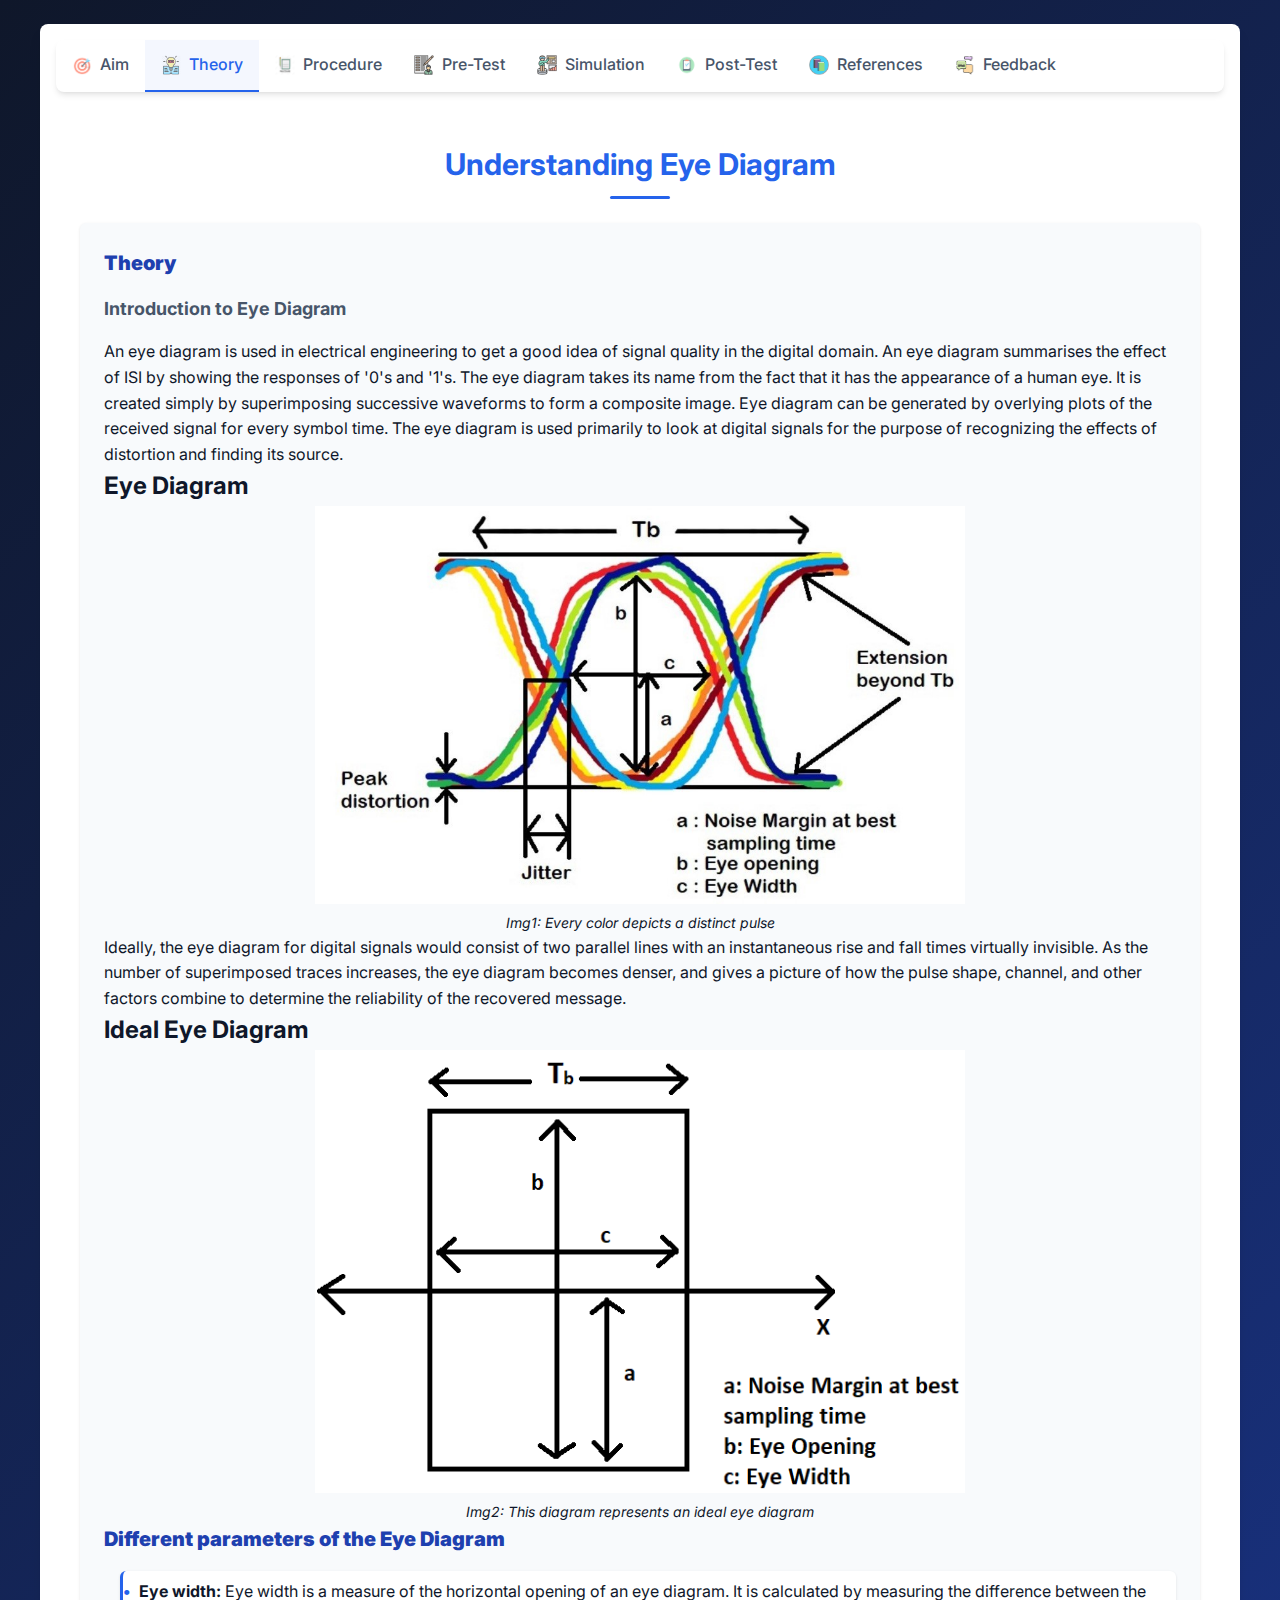
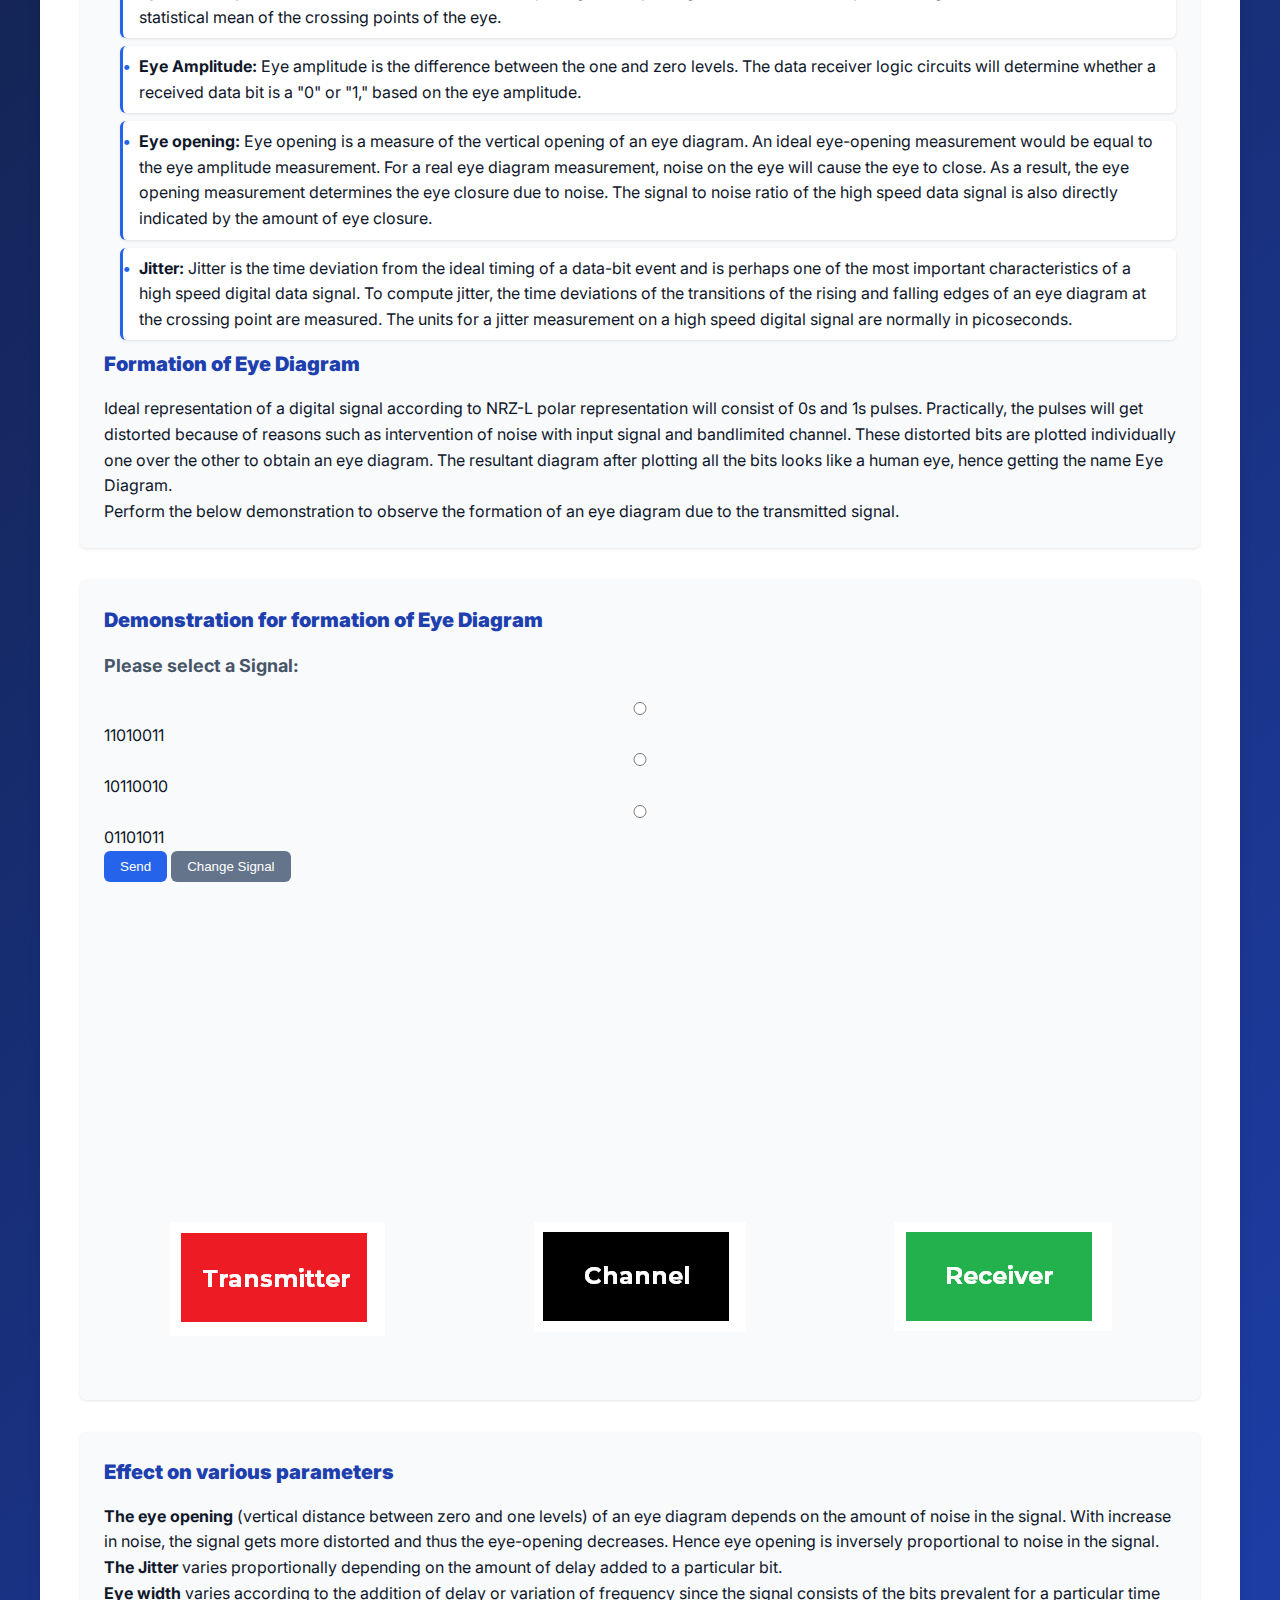
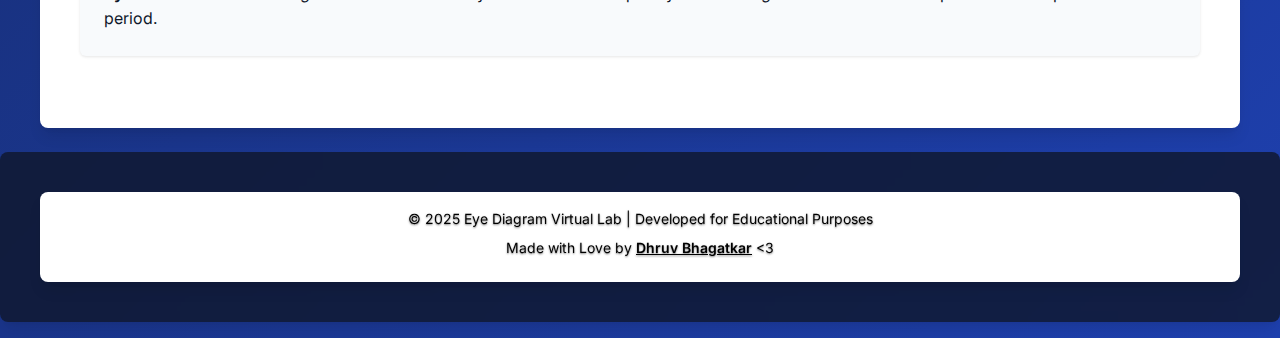
<file: theory_page/theory.html>
<!DOCTYPE html>
<html lang="en">
  <head>
    <meta charset="utf-8">
    <meta name="viewport" content="width=device-width, initial-scale=1, shrink-to-fit=no">
    <title>Eye Diagram Virtual Lab - Theory</title>
    <link rel="stylesheet" type="text/css" href="../unified.css">
    <link rel="preconnect" href="https://fonts.googleapis.com">
    <link rel="preconnect" href="https://fonts.gstatic.com" crossorigin>
    <link href="https://fonts.googleapis.com/css2?family=Inter:wght@300;400;500;600;700&display=swap" rel="stylesheet">
  </head>
  <body>
    <div class="container">
        <nav id="nav-placeholder">
            <ul>
                <li><a href="../index.html"><img src="../images/aim.png" alt="Aim" /><span>Aim</span></a></li>
                <li><a href="../theory_page/theory.html" class="active"><img src="../images/theory.png" alt="Theory" /><span>Theory</span></a></li>
                <li><a href="../procedure/procedure.html"><img src="../images/Procedure.png" alt="Procedure" /><span>Procedure</span></a></li>
                <li><a href="../quiz/index.html"><img src="../images/pre-test.png" alt="Pre-Test" /><span>Pre-Test</span></a></li>
                <li><a href="#" onclick="alert('Complete Pre Test to perform Simulation')"><img src="../images/simulation.png" alt="Simulation" /><span>Simulation</span></a></li>
                <li><a href="#" onclick="alert('Complete Simulation to access Post Test')"><img src="../images/post-test.png" alt="Post-Test" /><span>Post-Test</span></a></li>
                <li><a href="../references.html"><img src="../images/references.png" alt="References" /><span>References</span></a></li>
                <li><a href="../feedback.html"><img src="../images/feedback.png" alt="Feedback" /><span>Feedback</span></a></li>
            </ul>
        </nav>

        <main id="whole_body">
            <h1 class="page-title">Understanding Eye Diagram</h1>
            
            <section class="content-section">
                <h3><b>Theory</b></h3>
                <h4><b>Introduction to Eye Diagram</b></h4>
                <p>An eye diagram is used in electrical engineering to get a good idea of signal quality in the digital domain. An eye diagram summarises the effect of ISI by showing the responses of '0's and '1's. The eye diagram takes its name from the fact that it has the appearance of a human eye. It is created simply by superimposing successive waveforms to form a composite image. Eye diagram can be generated by overlying plots of the received signal for every symbol time. The eye diagram is used primarily to look at digital signals for the purpose of recognizing the effects of distortion and finding its source.</p>
                
                <div class="text-center">
                    <h2>Eye Diagram</h2>
                    <img src="eye_diag.jpg" class="img-fluid" alt="Eye Diagram" style="max-width: 650px;">
                    <p class="img-caption">Img1: Every color depicts a distinct pulse</p>
                </div>
                
                <p>Ideally, the eye diagram for digital signals would consist of two parallel lines with an instantaneous rise and fall times virtually invisible. As the number of superimposed traces increases, the eye diagram becomes denser, and gives a picture of how the pulse shape, channel, and other factors combine to determine the reliability of the recovered message.</p>
                
                <div class="text-center">
                    <h2>Ideal Eye Diagram</h2>
                    <img src="images/Ideal_EyeDiagram.PNG" class="img-fluid" alt="Ideal Eye Diagram" style="max-width: 650px;">
                    <p class="img-caption">Img2: This diagram represents an ideal eye diagram</p>
                </div>
                
                <h3><b>Different parameters of the Eye Diagram</b></h3>
                <ul class="goal-list">
                    <li><b>Eye width:</b> Eye width is a measure of the horizontal opening of an eye diagram. It is calculated by measuring the difference between the statistical mean of the crossing points of the eye.</li>
                    <li><b>Eye Amplitude:</b> Eye amplitude is the difference between the one and zero levels. The data receiver logic circuits will determine whether a received data bit is a "0" or "1," based on the eye amplitude.</li>
                    <li><b>Eye opening:</b> Eye opening is a measure of the vertical opening of an eye diagram. An ideal eye-opening measurement would be equal to the eye amplitude measurement. For a real eye diagram measurement, noise on the eye will cause the eye to close. As a result, the eye opening measurement determines the eye closure due to noise. The signal to noise ratio of the high speed data signal is also directly indicated by the amount of eye closure.</li>
                    <li><b>Jitter:</b> Jitter is the time deviation from the ideal timing of a data-bit event and is perhaps one of the most important characteristics of a high speed digital data signal. To compute jitter, the time deviations of the transitions of the rising and falling edges of an eye diagram at the crossing point are measured. The units for a jitter measurement on a high speed digital signal are normally in picoseconds.</li>
                </ul>

                <h3><b>Formation of Eye Diagram</b></h3>
                <p>Ideal representation of a digital signal according to NRZ-L polar representation will consist of 0s and 1s pulses. Practically, the pulses will get distorted because of reasons such as intervention of noise with input signal and bandlimited channel. These distorted bits are plotted individually one over the other to obtain an eye diagram. The resultant diagram after plotting all the bits looks like a human eye, hence getting the name Eye Diagram.</p>
                <p>Perform the below demonstration to observe the formation of an eye diagram due to the transmitted signal.</p>
            </section>

            <section class="content-section">
                <h3><b>Demonstration for formation of Eye Diagram</b></h3>
                <div class="text-center">
                    <form id="mainForm" name="mainForm">
                        <h4><b>Please select a Signal:</b></h4>
                        <div class="options">
                            <div class="option">
                                <input type="radio" id="1" name="signal" value="1">
                                <label for="1" class="radios">11010011</label>
                            </div>
                            <div class="option">
                                <input type="radio" id="2" name="signal" value="2">
                                <label for="2" class="radios">10110010</label>
                            </div>
                            <div class="option">
                                <input type="radio" id="3" name="signal" value="3">
                                <label for="3" class="radios">01101011</label>
                            </div>
                        </div>
                        <div class="mt-4">
                            <button id="send" class="btn" onclick="displayItems(); return false;">Send</button>
                            <button class="btn btn-secondary" onclick="removeItems(); return false;">Change Signal</button>
                        </div>
                    </form>
                    <div id="result" class="mt-4"></div>
                </div>

                <div class="simulation-display mt-6">
                    <div class="wrap1"></div>
                    <div class="wrap2"></div>
                    <div class="wrap3"></div>
                </div>

                <div class="simulation-controls mt-6">
                    <div class="control-group">
                        <img src="images/transmitter.PNG" class="img-fluid" alt="Transmitter">
                    </div>
                    <div class="control-group">
                        <img src="images/channel.PNG" class="img-fluid" alt="Channel">
                    </div>
                    <div class="control-group">
                        <img src="images/receiver.PNG" class="img-fluid" alt="Receiver" id="receiver">
                    </div>
                </div>
            </section>

            <section class="content-section">
                <h3><b>Effect on various parameters</b></h3>
                <p><b>The eye opening</b> (vertical distance between zero and one levels) of an eye diagram depends on the amount of noise in the signal. With increase in noise, the signal gets more distorted and thus the eye-opening decreases. Hence eye opening is inversely proportional to noise in the signal.</p>
                <p><b>The Jitter</b> varies proportionally depending on the amount of delay added to a particular bit.</p>
                <p><b>Eye width</b> varies according to the addition of delay or variation of frequency since the signal consists of the bits prevalent for a particular time period.</p>
            </section>
        </main>
    </div>

    <footer class="site-footer">
        <div class="container">
            <p>© 2025 Eye Diagram Virtual Lab | Developed for Educational Purposes</p>
            <p>Made with Love by <a href="https://in.linkedin.com/in/dhruv-bhagatkar-1b267995" target="_blank">Dhruv Bhagatkar</a> &lt;3</p>
        </div>
    </footer>

    <script src="page1.js"></script>
    <script src="https://ajax.googleapis.com/ajax/libs/jquery/3.5.1/jquery.min.js"></script>
  </body>
</html>
</file>
<file: quiz/style.css>
body{
  background-color: #000066 !important;
  font-size: 20px;
}

.whole_body{
    background-color: white !important;
    font-size: 20px !important;
}

.container{
    background-color: white;
}

.img-diagram{
  height: 300px;
  width: 450px;
  margin-bottom: 20px;
}
</file>
<file: unified.css>
/* Eye Diagram Virtual Lab - Modern, Professional CSS Framework
 * A unified CSS approach for all pages with a clean, minimal aesthetic
 */

/* CSS Reset and Base Styles */
*,
*::before,
*::after {
  margin: 0;
  padding: 0;
  box-sizing: border-box;
}

:root {
  /* Modern Color Palette */
  --primary: #2563eb;           /* Primary blue */
  --primary-dark: #1e40af;      /* Darker blue for hover states */
  --primary-light: #60a5fa;     /* Lighter blue for accents */
  --secondary: #64748b;         /* Secondary gray */
  --bg-dark: #0f172a;           /* Dark background */
  --bg-light: #f8fafc;          /* Light background */
  --bg-white: #ffffff;          /* White background */
  --text-dark: #0f172a;         /* Dark text */
  --text-medium: #475569;       /* Medium text */
  --text-light: #94a3b8;        /* Light text */
  --accent: #06b6d4;            /* Accent color */
  --border: #e2e8f0;            /* Border color */
  --success: #10b981;           /* Success color */
  --warning: #f59e0b;           /* Warning color */
  --danger: #ef4444;            /* Danger color */
  
  /* Shadow Variables */
  --shadow-sm: 0 1px 3px rgba(0, 0, 0, 0.1);
  --shadow-md: 0 4px 6px -1px rgba(0, 0, 0, 0.1), 0 2px 4px -2px rgba(0, 0, 0, 0.06);
  --shadow-lg: 0 10px 15px -3px rgba(0, 0, 0, 0.1), 0 4px 6px -4px rgba(0, 0, 0, 0.06);
  
  /* Typography */
  --font-size-xs: 0.75rem;   /* 12px */
  --font-size-sm: 0.875rem;  /* 14px */
  --font-size-base: 1rem;    /* 16px */
  --font-size-lg: 1.125rem;  /* 18px */
  --font-size-xl: 1.25rem;   /* 20px */
  --font-size-2xl: 1.5rem;   /* 24px */
  --font-size-3xl: 1.875rem; /* 30px */
  --font-size-4xl: 2.25rem;  /* 36px */
  
  /* Spacing */
  --space-1: 0.25rem;  /* 4px */
  --space-2: 0.5rem;   /* 8px */
  --space-3: 0.75rem;  /* 12px */
  --space-4: 1rem;     /* 16px */
  --space-5: 1.25rem;  /* 20px */
  --space-6: 1.5rem;   /* 24px */
  --space-8: 2rem;     /* 32px */
  --space-10: 2.5rem;  /* 40px */
  --space-12: 3rem;    /* 48px */
  --space-16: 4rem;    /* 64px */
  
  /* Border Radius */
  --radius-sm: 0.25rem;
  --radius-md: 0.375rem;
  --radius-lg: 0.5rem;
  --radius-xl: 0.75rem;
  
  /* Transitions */
  --transition-fast: 150ms ease;
  --transition-normal: 300ms ease;
}

/* Base Styles */
body {
  font-family: 'Inter', -apple-system, BlinkMacSystemFont, 'Segoe UI', 'Roboto', sans-serif;
  font-size: var(--font-size-base);
  line-height: 1.6;
  color: var(--text-dark);
  background: linear-gradient(135deg, var(--bg-dark) 0%, var(--primary-dark) 100%);
  min-height: 100vh;
  display: flex;
  flex-direction: column;
  overflow-x: hidden;
}

a {
  text-decoration: none;
  color: var(--primary);
  transition: color var(--transition-fast);
}

a:hover {
  color: var(--primary-dark);
}

img {
  max-width: 100%;
  height: auto;
}

/* Layout */
.container {
  width: 100%;
  max-width: 1200px;
  margin: 0 auto;
  padding: var(--space-4);
  background-color: var(--bg-white);
  border-radius: var(--radius-lg);
  box-shadow: var(--shadow-lg);
  margin-top: var(--space-6);
  margin-bottom: var(--space-6);
  flex: 1;
}

/* Navigation */
nav {
  background-color: var(--bg-white);
  border-radius: var(--radius-lg);
  box-shadow: var(--shadow-md);
  margin-bottom: var(--space-6);
}

nav ul {
  display: flex;
  flex-wrap: wrap;
  list-style: none;
  padding: 0;
  margin: 0;
}

nav li {
  margin: 0;
}

nav a {
  display: flex;
  align-items: center;
  padding: var(--space-3) var(--space-4);
  color: var(--text-medium);
  font-weight: 500;
  border-bottom: 2px solid transparent;
  transition: all var(--transition-fast);
}

nav a:hover {
  color: var(--primary);
  background-color: var(--bg-light);
}

nav a.active {
  color: var(--primary);
  border-bottom: 2px solid var(--primary);
  background-color: rgba(37, 99, 235, 0.05);
}

nav a img {
  width: 20px;
  height: 20px;
  margin-right: var(--space-2);
  opacity: 0.75;
}

nav a:hover img {
  opacity: 1;
}

/* Main Content */
main {
  padding: var(--space-6);
  background-color: var(--bg-white);
  border-radius: var(--radius-lg);
}

.page-title {
  font-size: var(--font-size-3xl);
  font-weight: 700;
  color: var(--primary);
  margin-bottom: var(--space-6);
  text-align: center;
  position: relative;
}

.page-title::after {
  content: '';
  display: block;
  width: 60px;
  height: 3px;
  background-color: var(--primary);
  margin: var(--space-2) auto 0;
  border-radius: var(--radius-sm);
}

.content-section {
  margin-bottom: var(--space-8);
  background-color: var(--bg-light);
  padding: var(--space-6);
  border-radius: var(--radius-md);
  box-shadow: var(--shadow-sm);
}

.content-section h3 {
  font-size: var(--font-size-xl);
  color: var(--primary-dark);
  margin-bottom: var(--space-4);
  font-weight: 600;
}

.content-section h4 {
  font-size: var(--font-size-lg);
  color: var(--text-medium);
  margin-bottom: var(--space-4);
  font-weight: 500;
}

.goal-list {
  list-style-type: none;
  padding-left: var(--space-4);
}

.goal-list li {
  position: relative;
  padding: var(--space-2) var(--space-4);
  margin-bottom: var(--space-2);
  background-color: var(--bg-white);
  border-radius: var(--radius-md);
  border-left: 3px solid var(--primary);
  box-shadow: var(--shadow-sm);
}

.goal-list li::before {
  content: '•';
  color: var(--primary);
  display: inline-block;
  width: var(--space-4);
  margin-left: calc(-1 * var(--space-4));
  font-weight: bold;
}

/* Buttons */
.btn {
  display: inline-block;
  background-color: var(--primary);
  color: white;
  padding: var(--space-2) var(--space-4);
  border-radius: var(--radius-md);
  font-weight: 500;
  text-align: center;
  cursor: pointer;
  transition: all var(--transition-fast);
  border: none;
}

.btn:hover {
  background-color: var(--primary-dark);
  transform: translateY(-1px);
  box-shadow: var(--shadow-md);
}

.btn-secondary {
  background-color: var(--secondary);
}

.btn-secondary:hover {
  background-color: var(--text-medium);
}

/* Cards */
.card {
  background-color: var(--bg-white);
  border-radius: var(--radius-md);
  box-shadow: var(--shadow-sm);
  padding: var(--space-4);
  margin-bottom: var(--space-4);
  transition: transform var(--transition-fast), box-shadow var(--transition-fast);
}

.card:hover {
  transform: translateY(-2px);
  box-shadow: var(--shadow-md);
}

.card-header {
  font-weight: 600;
  font-size: var(--font-size-lg);
  color: var(--primary);
  margin-bottom: var(--space-2);
  padding-bottom: var(--space-2);
  border-bottom: 1px solid var(--border);
}

/* Images */
.img-fluid {
  max-width: 100%;
  height: auto;
  display: block;
  margin: 0 auto;
}

.img-caption {
  text-align: center;
  font-size: var(--font-size-sm);
  color: var(--text-medium);
  margin-top: var(--space-2);
}

/* Footer */
.site-footer {
  text-align: center;
  padding: var(--space-4);
  color: var(--bg-white);
  font-size: var(--font-size-sm);
  margin-top: auto;
  background-color: rgba(15, 23, 42, 0.8);
  border-radius: var(--radius-lg);
  backdrop-filter: blur(5px);
  box-shadow: var(--shadow-lg);
  margin-bottom: var(--space-4);
  color: #000;
}

.site-footer a {
  color: var(--primary-black);
  font-weight: 600;
  transition: color var(--transition-fast);
  text-decoration: underline;
}

.site-footer a:hover {
  color: var(--bg-dark);
  text-decoration: underline;
}

.site-footer p {
  margin-bottom: var(--space-2);
  text-shadow: 0 1px 2px rgba(0, 0, 0, 0.5);
  line-height: 1.5;
}

/* Forms and Inputs */
input, select, textarea {
  width: 100%;
  padding: var(--space-2) var(--space-3);
  border: 1px solid var(--border);
  border-radius: var(--radius-md);
  font-family: inherit;
  font-size: var(--font-size-base);
  transition: border-color var(--transition-fast);
}

input:focus, select:focus, textarea:focus {
  outline: none;
  border-color: var(--primary);
  box-shadow: 0 0 0 3px rgba(37, 99, 235, 0.1);
}

/* Slider styling */
.slider {
  -webkit-appearance: none;
  width: 100%;
  height: 7px;
  border-radius: var(--radius-md);
  background: var(--border);
  outline: none;
  opacity: 0.7;
  transition: opacity var(--transition-fast);
}

.slider:hover {
  opacity: 1;
}

.slider::-webkit-slider-thumb {
  -webkit-appearance: none;
  appearance: none;
  width: 18px;
  height: 18px;
  border-radius: 50%;
  background: var(--primary);
  cursor: pointer;
  transition: background var(--transition-fast);
}

.slider::-moz-range-thumb {
  width: 18px;
  height: 18px;
  border-radius: 50%;
  background: var(--primary);
  cursor: pointer;
  transition: background var(--transition-fast);
}

/* Alerts */
.alert {
  padding: var(--space-3) var(--space-4);
  border-radius: var(--radius-md);
  margin-bottom: var(--space-4);
  border-left: 4px solid var(--primary);
}

.alert-success {
  background-color: rgba(16, 185, 129, 0.1);
  border-left-color: var(--success);
}

.alert-warning {
  background-color: rgba(245, 158, 11, 0.1);
  border-left-color: var(--warning);
}

.alert-danger {
  background-color: rgba(239, 68, 68, 0.1);
  border-left-color: var(--danger);
}

/* Quiz and Simulator specific styles */
.quiz-container {
  max-width: 800px;
  margin: 0 auto;
}

.question {
  margin-bottom: var(--space-6);
}

.options {
  list-style-type: none;
  padding: 0;
}

.options li {
  margin-bottom: var(--space-2);
  padding: var(--space-3);
  background-color: var(--bg-light);
  border-radius: var(--radius-md);
  cursor: pointer;
  transition: background-color var(--transition-fast);
}

.options li:hover {
  background-color: rgba(37, 99, 235, 0.1);
}

.simulation-controls {
  display: grid;
  grid-template-columns: repeat(auto-fit, minmax(250px, 1fr));
  gap: var(--space-4);
  margin-bottom: var(--space-6);
}

.control-group {
  background-color: var(--bg-light);
  padding: var(--space-4);
  border-radius: var(--radius-md);
}

.control-label {
  display: block;
  margin-bottom: var(--space-2);
  font-weight: 500;
}

.simulation-display {
  background-color: var(--bg-light);
  padding: var(--space-4);
  border-radius: var(--radius-md);
  margin-bottom: var(--space-6);
  min-height: 300px;
  display: flex;
  justify-content: center;
  align-items: center;
}

/* Procedure Page Specific Styles */
.procedure-steps {
  counter-reset: step-counter;
  list-style: none;
  padding-left: 0;
}

.procedure-steps li {
  position: relative;
  padding-left: 3rem;
  margin-bottom: 1.5rem;
  counter-increment: step-counter;
}

.procedure-steps li::before {
  content: counter(step-counter);
  position: absolute;
  left: 0;
  top: 0;
  width: 2rem;
  height: 2rem;
  background-color: var(--primary-blue);
  color: white;
  border-radius: 50%;
  display: flex;
  align-items: center;
  justify-content: center;
  font-weight: bold;
}

.img-container {
  margin: 1.5rem 0 2rem;
  text-align: center;
}

.procedure-img {
  max-width: 650px;
  border: 1px solid var(--border-light);
  border-radius: var(--radius-md);
  box-shadow: var(--shadow-md);
  margin-bottom: 0.5rem;
}

.img-caption {
  font-size: var(--font-size-sm);
  color: var(--text-secondary);
  font-style: italic;
  margin-top: 0.5rem;
}

/* Highlight important terms */
.procedure-steps b {
  color: var(--primary-blue-dark);
}

/* Responsive adjustments for procedure page */
@media (max-width: 768px) {
  .procedure-img {
    max-width: 100%;
  }
  
  .procedure-steps li {
    padding-left: 2.5rem;
  }
}

@media (max-width: 992px) {
  .container {
    max-width: 100%;
  }
  
  main {
    padding: var(--space-4);
  }
  
  .content-section {
    padding: var(--space-4);
  }
}

@media (max-width: 768px) {
  nav ul {
    flex-direction: column;
  }
  
  nav a {
    padding: var(--space-3) var(--space-4);
  }
  
  .page-title {
    font-size: var(--font-size-2xl);
  }
  
  .content-section h3 {
    font-size: var(--font-size-lg);
  }
}

@media (max-width: 576px) {
  body {
    font-size: var(--font-size-sm);
  }
  
  .container {
    padding: var(--space-2);
  }
  
  main {
    padding: var(--space-3);
  }
  
  .content-section {
    padding: var(--space-3);
  }
  
  .goal-list li {
    padding: var(--space-2);
  }
}
</file>
<file: maincss.css>
/* Modern Professional Eye Diagram VLab CSS */

/* CSS Reset and Base Styles */
*,
*::before,
*::after {
  margin: 0;
  padding: 0;
  box-sizing: border-box;
}

:root {
  /* Color Palette - Updated for a more professional look */
  --primary-blue: #2563eb;
  --primary-blue-dark: #1e40af;
  --primary-blue-light: #60a5fa;
  --secondary-gray: #64748b;
  --background-dark: #0f172a;
  --background-light: #f8fafc;
  --text-primary: #0f172a;
  --text-secondary: #475569;
  --white: #ffffff;
  --accent-color: #06b6d4;
  --border-light: #e2e8f0;
  --success-color: #10b981;
  --warning-color: #f59e0b;
  --danger-color: #ef4444;
  
  /* Shadow Variables */
  --shadow-sm: 0 1px 2px 0 rgba(0, 0, 0, 0.05);
  --shadow-md: 0 4px 6px -1px rgba(0, 0, 0, 0.1), 0 2px 4px -2px rgba(0, 0, 0, 0.06);
  --shadow-lg: 0 10px 15px -3px rgba(0, 0, 0, 0.1), 0 4px 6px -4px rgba(0, 0, 0, 0.06);
  
  /* Typography */
  --font-size-xs: 0.75rem;  /* 12px */
  --font-size-sm: 0.875rem; /* 14px */
  --font-size-base: 1rem;   /* 16px */
  --font-size-lg: 1.125rem; /* 18px */
  --font-size-xl: 1.25rem;  /* 20px */
  --font-size-2xl: 1.5rem;  /* 24px */
  --font-size-3xl: 1.875rem;/* 30px */
  --font-size-4xl: 2.25rem; /* 36px */
  
  /* Spacing System */
  --spacing-1: 0.25rem;  /* 4px */
  --spacing-2: 0.5rem;   /* 8px */
  --spacing-3: 0.75rem;  /* 12px */
  --spacing-4: 1rem;     /* 16px */
  --spacing-5: 1.25rem;  /* 20px */
  --spacing-6: 1.5rem;   /* 24px */
  --spacing-8: 2rem;     /* 32px */
  --spacing-10: 2.5rem;  /* 40px */
  --spacing-12: 3rem;    /* 48px */
  --spacing-16: 4rem;    /* 64px */
  --spacing-20: 5rem;    /* 80px */
  
  /* Border Radius */
  --radius-sm: 0.25rem;
  --radius-md: 0.5rem;
  --radius-lg: 0.75rem;
  --radius-xl: 1rem;
  
  /* Transitions */
  --transition-fast: 0.15s ease;
  --transition-normal: 0.3s ease;
  --transition-slow: 0.5s ease;
}

body {
  font-family: 'Inter', -apple-system, BlinkMacSystemFont, 'Segoe UI', 'Roboto', sans-serif;
  font-size: var(--font-size-base);
  line-height: 1.6;
  color: var(--text-primary);
  background: linear-gradient(135deg, var(--background-dark) 0%, var(--primary-blue-dark) 100%);
  min-height: 100vh;
  margin: 0;
  padding: var(--spacing-4);
  overflow-x: hidden; /* Prevent horizontal scrolling */
  display: flex;
  flex-direction: column;
}

/* Container Layouts */
.container {
  max-width: 1200px;
  width: 100%;
  margin: 0 auto;
  padding: 0 var(--spacing-4);
  flex: 1;
  display: flex;
  flex-direction: column;
}

/* Navigation Styles - Improved for a more minimalistic look */
#nav-placeholder {
  background: var(--white);
  border-radius: var(--radius-lg);
  box-shadow: var(--shadow-lg);
  margin: var(--spacing-5) auto;
  max-width: 1200px;
  overflow: hidden;
  position: relative;
  width: 100%;
}

#nav-placeholder > ul {
  list-style: none;
  margin: 0;
  padding: 0;
  display: flex;
  flex-wrap: wrap;
  background: var(--primary-blue);
  border-radius: var(--radius-lg);
  overflow: hidden;
}

#nav-placeholder li {
  flex: 1;
  min-width: 120px;
  position: relative;
  transition: background-color var(--transition-normal);
}

#nav-placeholder li a {
  display: flex;
  flex-direction: column;
  align-items: center;
  justify-content: center;
  padding: var(--spacing-4) var(--spacing-2);
  color: var(--white);
  text-decoration: none;
  font-weight: 500;
  font-size: var(--font-size-sm);
  min-height: 80px;
  transition: all var(--transition-normal);
  position: relative;
  overflow: hidden;
  text-align: center;
}

#nav-placeholder li a::before {
  content: '';
  position: absolute;
  bottom: 0;
  left: 25%;
  right: 25%;
  height: 3px;
  background: var(--primary-blue-light);
  transform: scaleX(0);
  transform-origin: center;
  transition: transform var(--transition-normal);
}

#nav-placeholder li:hover a::before {
  transform: scaleX(1);
}

#nav-placeholder li:hover {
  background-color: rgba(255, 255, 255, 0.1);
}

#nav-placeholder li:hover a {
  transform: translateY(-2px);
}

#nav-placeholder img {
  width: 32px;
  height: 32px;
  margin-bottom: var(--spacing-2);
  filter: brightness(0) invert(1);
  transition: all var(--transition-normal);
  object-fit: contain;
}

#nav-placeholder li:hover img {
  transform: scale(1.1);
}

#nav-placeholder a span {
  transition: var(--transition-normal);
  display: block;
}

#nav-placeholder li:hover a span {
  transform: translateY(2px);
}

/* Active Navigation Item */
#nav-placeholder li a.active {
  background: rgba(255, 255, 255, 0.15);
}

#nav-placeholder li a.active::before {
  transform: scaleX(1);
  background: var(--white);
}

/* Main Content Area - Updated for a cleaner, minimalistic look */
#whole_body {
  background: var(--white);
  border-radius: var(--radius-lg);
  box-shadow: var(--shadow-lg);
  margin: var(--spacing-5) auto var(--spacing-8);
  max-width: 1200px;
  min-height: 500px;
  padding: var(--spacing-8);
  position: relative;
  flex: 1;
  width: 100%;
}

/* Content Sections */
.content-section {
  margin-bottom: var(--spacing-8);
  animation: fadeIn 0.5s ease-in-out;
}

@keyframes fadeIn {
  from { opacity: 0; transform: translateY(10px); }
  to { opacity: 1; transform: translateY(0); }
}

/* Typography Improvements */
h1, h2, h3, h4, h5, h6 {
  font-weight: 600;
  line-height: 1.25;
  margin-bottom: var(--spacing-4);
  color: var(--text-primary);
}

.page-title {
  font-size: var(--font-size-3xl);
  text-align: center;
  margin-bottom: var(--spacing-8);
  color: var(--primary-blue);
  font-weight: 700;
  position: relative;
  letter-spacing: -0.5px;
}

.page-title::after {
  content: '';
  position: absolute;
  bottom: -var(--spacing-3);
  left: 50%;
  transform: translateX(-50%);
  width: 60px;
  height: 3px;
  background: var(--primary-blue);
  border-radius: 2px;
}

h3 {
  font-size: var(--font-size-xl);
  color: var(--primary-blue-dark);
  margin-bottom: var(--spacing-3);
  font-weight: 600;
  margin-top: var(--spacing-6);
}

h4 {
  font-size: var(--font-size-lg);
  color: var(--text-secondary);
  margin-bottom: var(--spacing-3);
  font-weight: 500;
  margin-top: var(--spacing-4);
}

/* List Styles */
ul, ol {
  padding-left: var(--spacing-6);
  margin-bottom: var(--spacing-6);
}

li {
  margin-bottom: var(--spacing-3);
  color: var(--text-primary);
  line-height: 1.6;
  position: relative;
}

.goal-list li {
  padding-left: var(--spacing-2);
}

.goal-list li::marker {
  color: var(--primary-blue);
  font-weight: bold;
}

/* Paragraph Styles */
p {
  margin: 0 0 var(--spacing-4) 0;
  line-height: 1.7;
  color: var(--text-primary);
}

/* Image Styles */
img {
  max-width: 100%;
  height: auto;
  border-radius: var(--radius-md);
}

#whole_body img {
  display: block;
  margin: var(--spacing-6) auto;
  max-width: 100%;
  height: auto;
  border-radius: var(--radius-md);
  box-shadow: var(--shadow-md);
  transition: transform var(--transition-normal), box-shadow var(--transition-normal);
}

#whole_body img:hover {
  transform: scale(1.01);
  box-shadow: var(--shadow-lg);
}

/* Footer Styles */
.site-footer {
  background: var(--white);
  color: var(--text-secondary);
  padding: var(--spacing-4);
  text-align: center;
  margin-top: auto;
  border-radius: var(--radius-lg) var(--radius-lg) 0 0;
  box-shadow: var(--shadow-lg);
  max-width: 1200px;
  margin-left: auto;
  margin-right: auto;
  width: 100%;
}

.site-footer p {
  margin: 0;
  font-size: var(--font-size-sm);
  color: var(--text-secondary);
}

.site-footer a {
  color: var(--primary-blue);
  font-weight: 500;
  transition: color var(--transition-normal);
}

.site-footer a:hover {
  color: var(--primary-blue-dark);
  text-decoration: underline;
}

/* Card Layout for Content */
.card {
  background: var(--white);
  border-radius: var(--radius-md);
  box-shadow: var(--shadow-sm);
  padding: var(--spacing-6);
  margin-bottom: var(--spacing-6);
  transition: box-shadow var(--transition-normal), transform var(--transition-normal);
  border: 1px solid var(--border-light);
}

.card:hover {
  box-shadow: var(--shadow-md);
  transform: translateY(-2px);
}

.card-title {
  font-size: var(--font-size-lg);
  font-weight: 600;
  margin-bottom: var(--spacing-2);
  color: var(--primary-blue-dark);
}

.card-body {
  padding: var(--spacing-3) 0;
}

/* Button Styles */
.btn {
  display: inline-block;
  padding: var(--spacing-2) var(--spacing-4);
  border-radius: var(--radius-md);
  background-color: var(--primary-blue);
  color: var(--white);
  font-weight: 500;
  text-align: center;
  text-decoration: none;
  cursor: pointer;
  transition: background-color var(--transition-normal), transform var(--transition-normal);
  border: none;
  outline: none;
  font-family: var(--font-family);
  font-size: var(--font-size-base);
}

.btn:hover {
  background-color: var(--primary-blue-dark);
  transform: translateY(-1px);
}

.btn:active {
  transform: translateY(0);
}

/* Form Elements */
input, select, textarea, button {
  font-family: var(--font-family);
  font-size: var(--font-size-base);
}

.form-control {
  display: block;
  width: 100%;
  padding: var(--spacing-2) var(--spacing-3);
  border: 1px solid var(--border-light);
  border-radius: var(--radius-md);
  background-color: var(--white);
  transition: border-color var(--transition-fast), box-shadow var(--transition-fast);
  margin-bottom: var(--spacing-3);
}

.form-control:focus {
  border-color: var(--primary-blue-light);
  outline: none;
  box-shadow: 0 0 0 3px rgba(37, 99, 235, 0.1);
}

label {
  display: block;
  margin-bottom: var(--spacing-2);
  font-weight: 500;
  color: var(--text-primary);
}

/* Sliders */
.slider {
  -webkit-appearance: none;
  width: 100%;
  height: 8px;
  border-radius: var(--radius-full);
  background: var(--secondary-gray);
  outline: none;
  opacity: 0.7;
  transition: opacity var(--transition-fast);
  margin: var(--spacing-3) 0;
}

.slider:hover {
  opacity: 1;
}

.slider::-webkit-slider-thumb {
  -webkit-appearance: none;
  appearance: none;
  width: 18px;
  height: 18px;
  border-radius: 50%;
  background: var(--primary-blue);
  cursor: pointer;
  transition: background var(--transition-fast), transform var(--transition-fast);
}

.slider::-moz-range-thumb {
  width: 18px;
  height: 18px;
  border-radius: 50%;
  background: var(--primary-blue);
  cursor: pointer;
  transition: background var(--transition-fast), transform var(--transition-fast);
}

.slider::-webkit-slider-thumb:hover,
.slider::-moz-range-thumb:hover {
  background: var(--primary-blue-dark);
  transform: scale(1.1);
}

/* Responsive Design */
@media (max-width: 992px) {
  #nav-placeholder > ul {
    flex-wrap: wrap;
  }
  
  #nav-placeholder li {
    flex: 0 0 25%;
  }
  
  #whole_body {
    padding: var(--spacing-6);
  }
  
  .page-title {
    font-size: var(--font-size-2xl);
  }
}

@media (max-width: 768px) {
  body {
    padding: var(--spacing-2);
  }
  
  #nav-placeholder li {
    flex: 0 0 33.333%;
  }
  
  #nav-placeholder li a {
    min-height: 80px;
    padding: var(--spacing-3) var(--spacing-2);
  }
  
  #whole_body {
    padding: var(--spacing-4);
    margin: var(--spacing-3) auto;
  }
  
  .page-title {
    font-size: var(--font-size-2xl);
  }
}

@media (max-width: 576px) {
  #nav-placeholder li {
    flex: 0 0 50%;
  }
  
  #nav-placeholder img {
    width: 32px;
    height: 32px;
  }
  
  .page-title {
    font-size: var(--font-size-xl);
  }
  
  h3 {
    font-size: var(--font-size-lg);
  }
  
  h4 {
    font-size: var(--font-size-base);
  }
}

/* Accessibility Improvements */
@media (prefers-reduced-motion: reduce) {
  * {
    animation-duration: 0.01ms !important;
    animation-iteration-count: 1 !important;
    transition-duration: 0.01ms !important;
  }
}

/* Focus Styles for Accessibility */
a:focus, button:focus, input:focus, textarea:focus, select:focus {
  outline: 2px solid var(--primary-blue);
  outline-offset: 2px;
}

#nav-placeholder li a:focus {
  outline: 2px solid var(--white);
  outline-offset: 2px;
}

/* Utility Classes */
.text-center { text-align: center; }
.text-left { text-align: left; }
.text-right { text-align: right; }

.mt-2 { margin-top: var(--spacing-2); }
.mt-4 { margin-top: var(--spacing-4); }
.mt-6 { margin-top: var(--spacing-6); }
.mt-8 { margin-top: var(--spacing-8); }

.mb-2 { margin-bottom: var(--spacing-2); }
.mb-4 { margin-bottom: var(--spacing-4); }
.mb-6 { margin-bottom: var(--spacing-6); }
.mb-8 { margin-bottom: var(--spacing-8); }

.p-2 { padding: var(--spacing-2); }
.p-4 { padding: var(--spacing-4); }
.p-6 { padding: var(--spacing-6); }
.p-8 { padding: var(--spacing-8); }

.d-flex { display: flex; }
.flex-column { flex-direction: column; }
.flex-row { flex-direction: row; }
.justify-center { justify-content: center; }
.align-center { align-items: center; }
.flex-wrap { flex-wrap: wrap; }

.w-100 { width: 100%; }
.h-100 { height: 100%; }

/* Dark Mode Support */
@media (prefers-color-scheme: dark) {
  body.dark-mode-support {
    background: var(--background-dark);
    color: var(--white);
  }
  
  body.dark-mode-support #whole_body {
    background-color: #1a202c;
    color: var(--white);
  }
  
  body.dark-mode-support h1, 
  body.dark-mode-support h2, 
  body.dark-mode-support h3, 
  body.dark-mode-support h4, 
  body.dark-mode_support h5, 
  body.dark-mode_support h6,
  body.dark-mode_support p,
  body.dark-mode_support li {
    color: var(--white);
  }
  
  body.dark-mode-support .card {
    background-color: #2d3748;
    border-color: #4a5568;
  }
}
</file>
